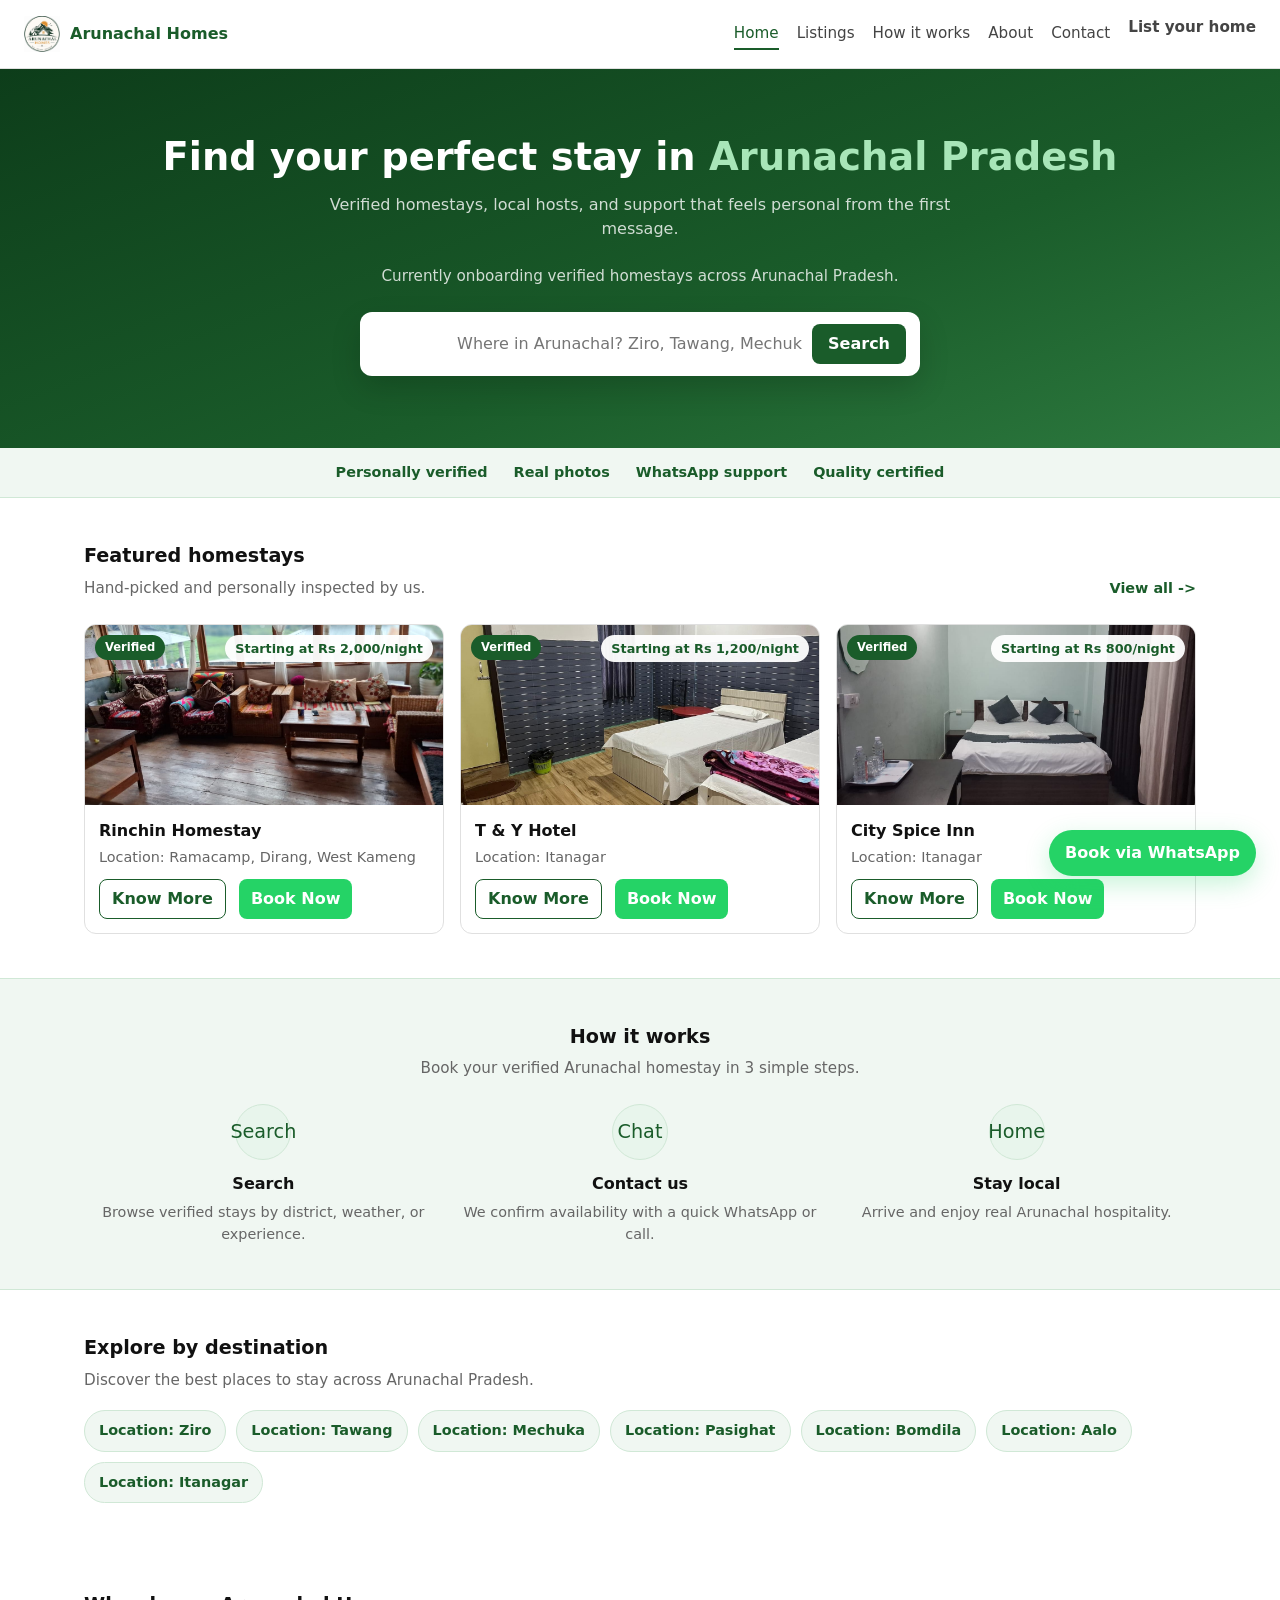
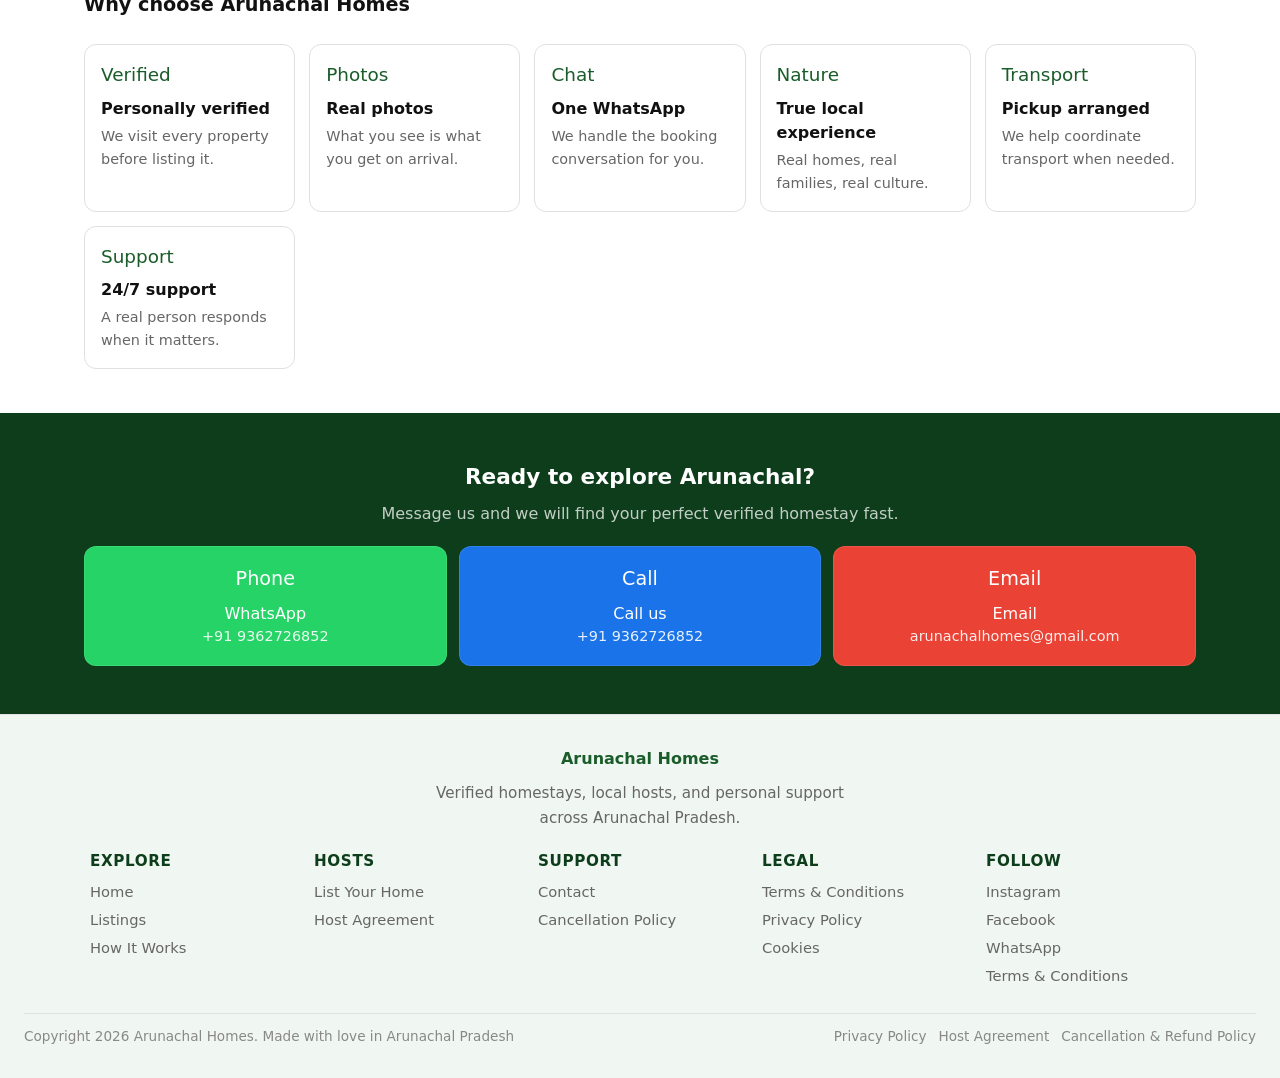
<file: index.html>
﻿<!DOCTYPE html>
<html lang="en">
  <head>
    <meta charset="UTF-8" />
    <meta name="viewport" content="width=device-width, initial-scale=1.0" />
    <title>Arunachal Homes | Verified Homestays in Arunachal Pradesh</title>
    <meta name="description" content="Book verified homestays and hotels across Arunachal Pradesh with real photos, local support, and WhatsApp booking help." />
    <link rel="canonical" href="https://arunachalhomes.com/" />
    <link rel="icon" href="assets/favicon-package/favicon.ico" sizes="any" />
    <link rel="icon" type="image/png" sizes="512x512" href="assets/favicon-package/icon-512.png" />
    <link rel="apple-touch-icon" href="assets/favicon-package/apple-touch-icon.png" />
    <link rel="manifest" href="assets/favicon-package/site.webmanifest" />
    <meta property="og:site_name" content="Arunachal Homes" />
    <meta property="og:type" content="website" />
    <meta property="og:title" content="Arunachal Homes | Verified Homestays in Arunachal Pradesh" />
    <meta property="og:description" content="Book verified homestays and hotels across Arunachal Pradesh with real photos, local support, and WhatsApp booking help." />
    <meta property="og:url" content="https://arunachalhomes.com/" />
    <meta property="og:image" content="https://arunachalhomes.com/assets/favicon-package/icon-512.png" />
    <meta name="twitter:card" content="summary_large_image" />
    <meta name="twitter:title" content="Arunachal Homes | Verified Homestays in Arunachal Pradesh" />
    <meta name="twitter:description" content="Book verified homestays and hotels across Arunachal Pradesh with real photos, local support, and WhatsApp booking help." />
    <meta name="twitter:image" content="https://arunachalhomes.com/assets/favicon-package/icon-512.png" />
    <link rel="stylesheet" href="css/styles.css" />
  </head>
  <body>
    <header class="site-header">
      <a class="nav-logo" href="index.html">
        <img src="assets/icons/logo.jpeg" alt="Arunachal Homes logo" />
        <span>Arunachal Homes</span>
      </a>
      <button class="mobile-nav-toggle" aria-label="Toggle navigation">Menu</button>
      <nav class="nav-links">
        <a href="index.html" data-nav-link="home">Home</a>
        <a href="pages/listings.html" data-nav-link="listings">Listings</a>
        <a href="pages/how-it-works.html" data-nav-link="how-it-works">How it works</a>
        <a href="pages/about.html" data-nav-link="about">About</a>
        <a href="pages/contact.html" data-nav-link="contact">Contact</a>
        <a href="pages/list-your-home.html" class="nav-cta">List your home</a>
      </nav>
    </header>

    <button class="float-wa" type="button" onclick="window.open('https://wa.me/9362726852', '_blank', 'noopener,noreferrer')">Book via WhatsApp</button>

    <main>
      <section class="hero">
        <div class="container">
          <!-- <div class="hero-badge">Arunachal's most trusted platform</div> -->
          <h1>Find your perfect stay in <span>Arunachal Pradesh</span></h1>
          <p class="hero-tag">Verified homestays, local hosts, and support that feels personal from the first message.</p>
          <p class="hero-tag" style="margin-top:8px; font-size:0.95rem;">Currently onboarding verified homestays across Arunachal Pradesh.</p>
          <div class="hero-search">
            <span>Location:</span>
            <input type="text" placeholder="Where in Arunachal? Ziro, Tawang, Mechuka..." />
            <button onclick="window.location.href='pages/listings.html'">Search</button>
          </div>
          <!-- later when many places and hotels then open it -->
          <!-- <div class="hero-stats">
            <div>
              <div class="hstat-num">Launching Soon</div>
              <div class="hstat-label">Verified stays</div>
            </div>
            <div>
              <div class="hstat-num">Launching Soon</div>
              <div class="hstat-label">Districts</div>
            </div>
            <div>
              <div class="hstat-num">Launching Soon</div>
              <div class="hstat-label">Inspected</div>
            </div> -->
          </div>
        </div>
      </section>

      <div class="trust-bar">
        <span>Personally verified</span>
        <span>Real photos</span>
        <span>WhatsApp support</span>
        <span>Quality certified</span>
      </div>

      <section class="section">
        <div class="container">
          <div class="section-head">
            <div>
              <div class="section-title">Featured homestays</div>
              <div class="section-sub">Hand-picked and personally inspected by us.</div>
            </div>
            <a class="section-link" href="pages/listings.html">View all -></a>
          </div>
          <div class="listings-grid">
            <article class="listing-card">
              <div class="listing-image">
                <img src="assets/Product-images/Rinchin-Homestay/WhatsApp Image 2026-07-17 at 11.02.43 PM.jpeg" alt="Rinchin Homestay in Dirang" />
                <div class="listing-badge">Verified</div>
                <div class="listing-price">Starting at Rs 2,000/night</div>
              </div>
              <div class="listing-body">
                <div class="listing-name">Rinchin Homestay</div>
                <div class="listing-loc">Location: Ramacamp, Dirang, West Kameng</div>
                <a class="secondary-btn" href="pages/rinchin-homestay.html">Know More</a>
                <button class="wa-btn" onclick="window.open('https://wa.me/9362726852', '_blank', 'noopener,noreferrer')">Book Now</button>
              </div>
            </article> 
            <article class="listing-card">
              <div class="listing-image">
                <img src="assets/Product-images/ampi-Jam-Hotel/WhatsApp Image 2026-07-17 at 11.29.08 PM.jpeg" alt="T and Y Hotel in Itanagar" />
                <div class="listing-badge">Verified</div>
                <div class="listing-price">Starting at Rs 1,200/night</div>
              </div>
              <div class="listing-body">
                <div class="listing-name">T & Y Hotel</div>
                <div class="listing-loc">Location: Itanagar</div>
                <a class="secondary-btn" href="pages/t-and-y-hotel.html">Know More</a>
                <button class="wa-btn" onclick="window.open('https://wa.me/9362726852', '_blank', 'noopener,noreferrer')">Book Now</button>
              </div>
            </article>
            <article class="listing-card">
              <div class="listing-image">
                <img src="assets/Product-images/city-spice-inn/WhatsApp Image 2026-07-23 at 1.00.45 AM (2).jpeg" alt="city spice inn Hotel in Itanagar" />
                <div class="listing-badge">Verified</div>
                <div class="listing-price">Starting at Rs 800/night</div>
              </div>
              <div class="listing-body">
                <div class="listing-name">City Spice Inn</div>
                <div class="listing-loc">Location: Itanagar</div>
                <a class="secondary-btn" href="pages/t-and-y-hotel.html">Know More</a>
                <button class="wa-btn" onclick="window.open('https://wa.me/9362726852', '_blank', 'noopener,noreferrer')">Book Now</button>
              </div>
            </article>
            <!-- ***  As you list homestays, open the remaining cards ***  -->
            <!-- <article class="listing-card">
              <div class="listing-image">Nature<div class="listing-badge">Verified</div><div class="listing-price">Rs 900/night</div></div>
              <div class="listing-body">
                <div class="listing-name">Mechuka Heaven Stay</div>
                <div class="listing-loc">Location: Mechuka, West Siang</div>
                <div class="listing-tags"><span class="listing-tag">Heaven scenery</span><span class="listing-tag">Snow possible</span><span class="listing-tag">Floor sleeping</span></div>
                <div class="listing-footer"><div class="listing-rating">5.0 (4)</div><button class="wa-btn">WhatsApp</button></div>
              </div>
            </article> -->
          </div>
        </div>
      </section>

      <section class="how-section">
        <div class="container">
          <div class="section-head" style="justify-content:center; text-align:center;">
            <div>
              <div class="section-title">How it works</div>
              <div class="section-sub">Book your verified Arunachal homestay in 3 simple steps.</div>
            </div>
          </div>
          <div class="how-steps">
            <div class="how-step">
              <div class="how-icon">Search</div>
              <div class="how-title">Search</div>
              <div class="how-desc">Browse verified stays by district, weather, or experience.</div>
            </div>
            <div class="how-step">
              <div class="how-icon">Chat</div>
              <div class="how-title">Contact us</div>
              <div class="how-desc">We confirm availability with a quick WhatsApp or call.</div>
            </div>
            <div class="how-step">
              <div class="how-icon">Home</div>
              <div class="how-title">Stay local</div>
              <div class="how-desc">Arrive and enjoy real Arunachal hospitality.</div>
            </div>
          </div>
        </div>
      </section>

      <section class="section">
        <div class="container">
          <div class="section-title">Explore by destination</div>
          <div class="section-sub">Discover the best places to stay across Arunachal Pradesh.</div>
          <div class="dest-pills">
            <a class="dest-pill" href="pages/listings.html">Location: Ziro</a>
            <a class="dest-pill" href="pages/listings.html">Location: Tawang</a>
            <a class="dest-pill" href="pages/listings.html">Location: Mechuka</a>
            <a class="dest-pill" href="pages/listings.html">Location: Pasighat</a>
            <a class="dest-pill" href="pages/listings.html">Location: Bomdila</a>
            <a class="dest-pill" href="pages/listings.html">Location: Aalo</a>
            <a class="dest-pill" href="pages/listings.html">Location: Itanagar</a>
          </div>
        </div>
      </section>

      <section class="section">
        <div class="container">
          <div class="section-title">Why choose Arunachal Homes</div>
          <div class="why-grid">
            <div class="why-card"><div class="why-icon">Verified</div><div class="why-title">Personally verified</div><div class="why-desc">We visit every property before listing it.</div></div>
            <div class="why-card"><div class="why-icon">Photos</div><div class="why-title">Real photos</div><div class="why-desc">What you see is what you get on arrival.</div></div>
            <div class="why-card"><div class="why-icon">Chat</div><div class="why-title">One WhatsApp</div><div class="why-desc">We handle the booking conversation for you.</div></div>
            <div class="why-card"><div class="why-icon">Nature</div><div class="why-title">True local experience</div><div class="why-desc">Real homes, real families, real culture.</div></div>
            <div class="why-card"><div class="why-icon">Transport</div><div class="why-title">Pickup arranged</div><div class="why-desc">We help coordinate transport when needed.</div></div>
            <div class="why-card"><div class="why-icon">Support</div><div class="why-title">24/7 support</div><div class="why-desc">A real person responds when it matters.</div></div>
          </div>
        </div>
      </section>

      <section class="contact-cta">
        <div class="container">
          <h2>Ready to explore Arunachal?</h2>
          <p>Message us and we will find your perfect verified homestay fast.</p>
          <div class="contact-grid">
            <div class="contact-card wa"><div class="contact-icon">Phone</div><div class="contact-name">WhatsApp</div><div class="contact-handle">+91 9362726852</div></div>
            <div class="contact-card call"><div class="contact-icon">Call</div><div class="contact-name">Call us</div><div class="contact-handle">+91 9362726852</div></div>
            <div class="contact-card email"><div class="contact-icon">Email</div><div class="contact-name">Email</div><div class="contact-handle">arunachalhomes@gmail.com</div></div>
          </div>
        </div>
      </section>
    </main>

    <footer class="site-footer">
      <div class="footer-brand">
        <div class="footer-logo">Arunachal Homes</div>
        <p>Verified homestays, local hosts, and personal support across Arunachal Pradesh.</p>
      </div>
      <div class="footer-columns">
        <div class="footer-column">
          <h4>Explore</h4>
          <a href="index.html">Home</a>
          <a href="pages/listings.html">Listings</a>
          <a href="pages/how-it-works.html">How It Works</a>
        </div>
        <div class="footer-column">
          <h4>Hosts</h4>
          <a id="white-Text" href="pages/list-your-home.html">List Your Home</a>
          <a href="pages/terms-and-conditions.html#host-agreement">Host Agreement</a>
        </div>
        <div class="footer-column">
          <h4>Support</h4>
          <a href="pages/contact.html">Contact</a>
          <a href="pages/terms-and-conditions.html#cancellation-refund-policy">Cancellation Policy</a>
        </div>
        <div class="footer-column">
          <h4>Legal</h4>
          <a href="pages/terms-and-conditions.html#terms-and-conditions">Terms &amp; Conditions</a>
          <a href="pages/terms-and-conditions.html#privacy-policy">Privacy Policy</a>
          <a href="pages/terms-and-conditions.html#cookie-policy">Cookies</a>
        </div>
        <div class="footer-column">
          <h4>Follow</h4>
          <a href="https://www.instagram.com/arunachal_home/" target="_blank" rel="noopener noreferrer">Instagram</a>
          <a href="https://www.facebook.com/profile.php?id=61591777850166" target="_blank" rel="noopener noreferrer">Facebook</a>
          <a href="https://wa.me/9362726852" target="_blank" rel="noopener noreferrer">WhatsApp</a>
          <a href="pages/terms-and-conditions.html#terms-and-conditions">Terms &amp; Conditions</a>
        </div>
      </div>
      <div class="footer-bottom">
        <div class="footer-copy">Copyright 2026 Arunachal Homes. Made with love in Arunachal Pradesh</div>
        <div class="footer-legal-links">
          <a href="pages/terms-and-conditions.html#privacy-policy">Privacy Policy</a>
          <a href="pages/terms-and-conditions.html#host-agreement">Host Agreement</a>
          <a href="pages/terms-and-conditions.html#cancellation-refund-policy">Cancellation &amp; Refund Policy</a>
        </div>
      </div>
    </footer>

    <script src="js/main.js"></script>
  </body>
</html>
</file>
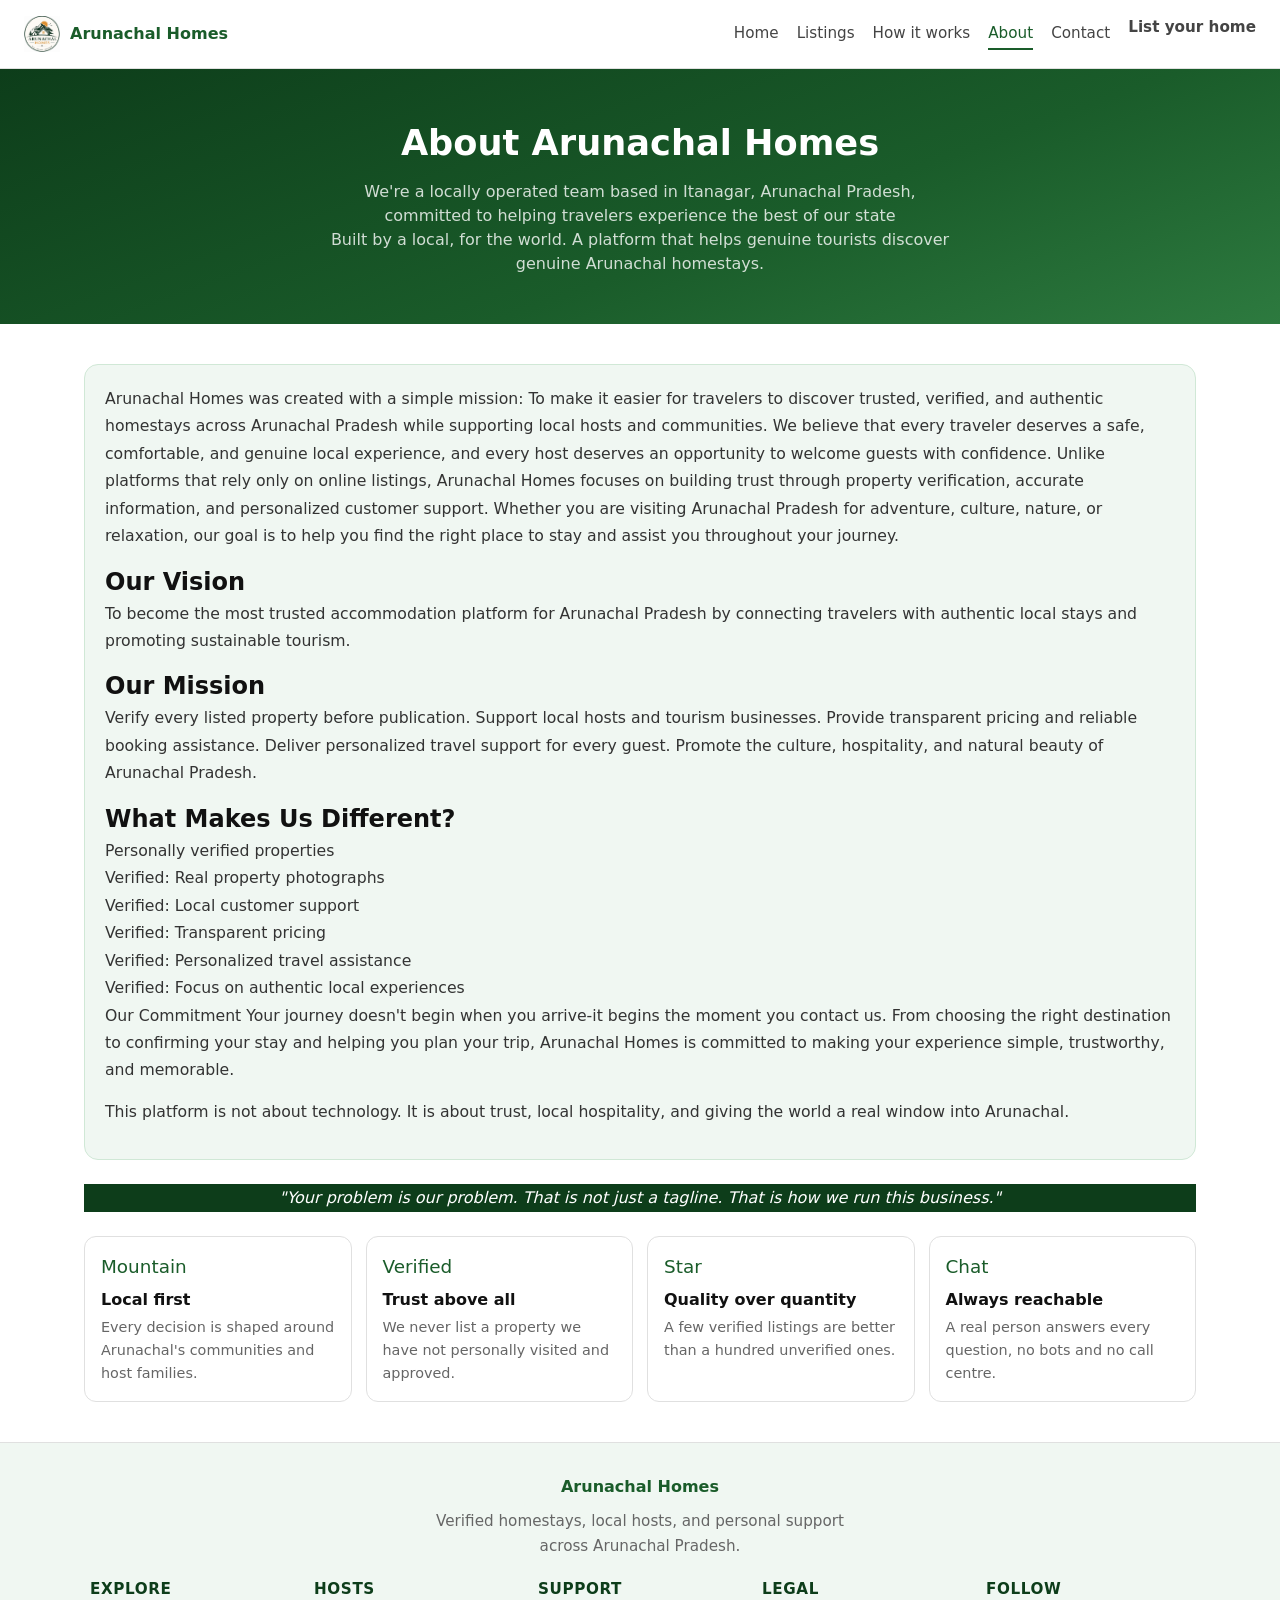
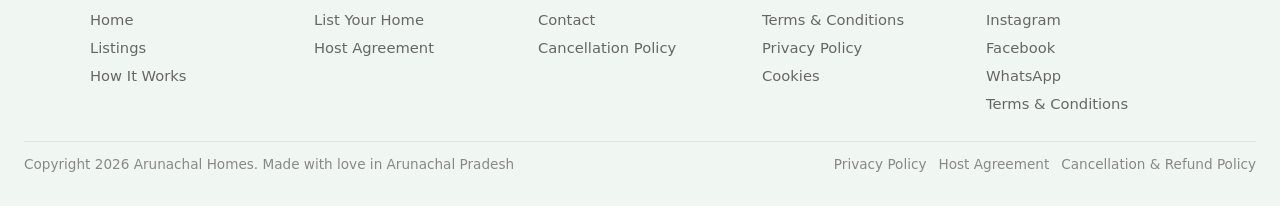
<file: pages/about.html>
﻿<!DOCTYPE html>
<html lang="en">
  <head>
    <meta charset="UTF-8" />
    <meta name="viewport" content="width=device-width, initial-scale=1.0" />
    <title>About Arunachal Homes | Local Verified Stay Platform</title>
    <meta name="description" content="Meet Arunachal Homes, a locally operated platform helping travelers discover genuine verified homestays and hotels across Arunachal Pradesh." />
    <link rel="canonical" href="https://arunachalhomes.com/pages/about.html" />
    <link rel="icon" href="../assets/favicon-package/favicon.ico" sizes="any" />
    <link rel="icon" type="image/png" sizes="512x512" href="../assets/favicon-package/icon-512.png" />
    <link rel="apple-touch-icon" href="../assets/favicon-package/apple-touch-icon.png" />
    <link rel="manifest" href="../assets/favicon-package/site.webmanifest" />
    <meta property="og:site_name" content="Arunachal Homes" />
    <meta property="og:type" content="article" />
    <meta property="og:title" content="About Arunachal Homes | Local Verified Stay Platform" />
    <meta property="og:description" content="Meet Arunachal Homes, a locally operated platform helping travelers discover genuine verified homestays and hotels across Arunachal Pradesh." />
    <meta property="og:url" content="https://arunachalhomes.com/pages/about.html" />
    <meta property="og:image" content="https://arunachalhomes.com/assets/favicon-package/icon-512.png" />
    <meta name="twitter:card" content="summary_large_image" />
    <meta name="twitter:title" content="About Arunachal Homes | Local Verified Stay Platform" />
    <meta name="twitter:description" content="Meet Arunachal Homes, a locally operated platform helping travelers discover genuine verified homestays and hotels across Arunachal Pradesh." />
    <meta name="twitter:image" content="https://arunachalhomes.com/assets/favicon-package/icon-512.png" />
    <link rel="stylesheet" href="../css/styles.css" />
  </head>
  <body>
    <header class="site-header">
      <a class="nav-logo" href="../index.html">
        <img src="../assets/icons/logo.jpeg" alt="Arunachal Homes logo" />
        <span>Arunachal Homes</span>
      </a>
      <button class="mobile-nav-toggle" aria-label="Toggle navigation">Menu</button>
      <nav class="nav-links">
        <a href="../index.html" data-nav-link="home">Home</a>
        <a href="listings.html" data-nav-link="listings">Listings</a>
        <a href="how-it-works.html" data-nav-link="how-it-works">How it works</a>
        <a href="about.html" data-nav-link="about">About</a>
        <a href="contact.html" data-nav-link="contact">Contact</a>
        <a href="list-your-home.html" class="nav-cta">List your home</a>
      </nav>
    </header>

    <main>
      <section class="page-hero">
        <div class="container">
          <h1>About Arunachal Homes</h1>
          <p>We're a locally operated team based in Itanagar, Arunachal Pradesh, committed to helping travelers experience the best of our state</p>
          <p>Built by a local, for the world. A platform that helps genuine tourists discover genuine Arunachal homestays.</p>
        </div>
      </section>

      <section class="page-content">
        <div class="container">
          <div class="about-story">
    
            
            
            <p>
  Arunachal Homes was created with a simple mission:
  To make it easier for travelers to discover trusted, verified, and authentic homestays across Arunachal Pradesh while supporting local hosts and communities.
 
 We believe that every traveler deserves a safe, comfortable, and genuine local experience, and every host deserves an opportunity to welcome guests with confidence.
 
 Unlike platforms that rely only on online listings, Arunachal Homes focuses on building trust through property verification, accurate information, and personalized customer support.
 
 Whether you are visiting Arunachal Pradesh for adventure, culture, nature, or relaxation, our goal is to help you find the right place to stay and assist you throughout your journey.

</p>
<h2>
  Our Vision
</h2>

<p>
  To become the most trusted accommodation platform for Arunachal Pradesh by connecting travelers with authentic local stays and promoting sustainable tourism.

</p>
<h2>
  Our Mission
</h2>
<p>
  Verify every listed property before publication.
  Support local hosts and tourism businesses.
  Provide transparent pricing and reliable booking assistance.
  Deliver personalized travel support for every guest.
  Promote the culture, hospitality, and natural beauty of Arunachal Pradesh.

</p>
<h2>
  What Makes Us Different?
</h2>
<p>
  Personally verified properties <br>
  Verified: Real property photographs <br>
  Verified: Local customer support <br>
  Verified: Transparent pricing <br>
  Verified: Personalized travel assistance <br>
  Verified: Focus on authentic local experiences  <br>
  Our Commitment
  
  Your journey doesn't begin when you arrive-it begins the moment you contact us.
  
  From choosing the right destination to confirming your stay and helping you plan your trip, Arunachal Homes is committed to making your experience simple, trustworthy, and memorable.
</p>

<p>This platform is not about technology. It is about trust, local hospitality, and giving the world a real window into Arunachal.</p>
    
          </div>

          <div class="promise-box">
            <p>"Your problem is our problem. That is not just a tagline. That is how we run this business."</p>
          </div>

          <div class="values-grid">
            <div class="value-card"><div class="value-icon">Mountain</div><div class="value-title">Local first</div><div class="value-desc">Every decision is shaped around Arunachal's communities and host families.</div></div>
            <div class="value-card"><div class="value-icon">Verified</div><div class="value-title">Trust above all</div><div class="value-desc">We never list a property we have not personally visited and approved.</div></div>
            <div class="value-card"><div class="value-icon">Star</div><div class="value-title">Quality over quantity</div><div class="value-desc">A few verified listings are better than a hundred unverified ones.</div></div>
            <div class="value-card"><div class="value-icon">Chat</div><div class="value-title">Always reachable</div><div class="value-desc">A real person answers every question, no bots and no call centre.</div></div>
          </div>
        </div>
      </section>
    </main>

    <footer class="site-footer">
      <div class="footer-brand">
        <div class="footer-logo">Arunachal Homes</div>
        <p>Verified homestays, local hosts, and personal support across Arunachal Pradesh.</p>
      </div>
      <div class="footer-columns">
        <div class="footer-column">
          <h4>Explore</h4>
          <a href="../index.html">Home</a>
          <a href="listings.html">Listings</a>
          <a href="how-it-works.html">How It Works</a>
        </div>
        <div class="footer-column">
          <h4>Hosts</h4>
          <a id="white-Text" href="pages/list-your-home.html">List Your Home</a>
          
          <a href="terms-and-conditions.html#host-agreement">Host Agreement</a>
        </div>
        <div class="footer-column">
          <h4>Support</h4>
          <a href="contact.html">Contact</a>
          <a href="terms-and-conditions.html#cancellation-refund-policy">Cancellation Policy</a>
        </div>
        <div class="footer-column">
          <h4>Legal</h4>
          <a href="terms-and-conditions.html#terms-and-conditions">Terms &amp; Conditions</a>
          <a href="terms-and-conditions.html#privacy-policy">Privacy Policy</a>
          <a href="terms-and-conditions.html#cookie-policy">Cookies</a>
        </div>
        <div class="footer-column">
          <h4>Follow</h4>
          <a href="https://www.instagram.com/arunachal_home/" target="_blank" rel="noopener noreferrer">Instagram</a>
          <a href="https://www.facebook.com/profile.php?id=61591777850166" target="_blank" rel="noopener noreferrer">Facebook</a>
          <a href="https://wa.me/9362726852" target="_blank" rel="noopener noreferrer">WhatsApp</a>
          <a href="terms-and-conditions.html#terms-and-conditions">Terms &amp; Conditions</a>
        </div>
      </div>
      <div class="footer-bottom">
        <div class="footer-copy">Copyright 2026 Arunachal Homes. Made with love in Arunachal Pradesh</div>
        <div class="footer-legal-links">
          <a href="terms-and-conditions.html#privacy-policy">Privacy Policy</a>
          <a href="terms-and-conditions.html#host-agreement">Host Agreement</a>
          <a href="terms-and-conditions.html#cancellation-refund-policy">Cancellation &amp; Refund Policy</a>
        </div>
      </div>
    </footer>

    <script src="../js/main.js"></script>
  </body>
</html>
</file>
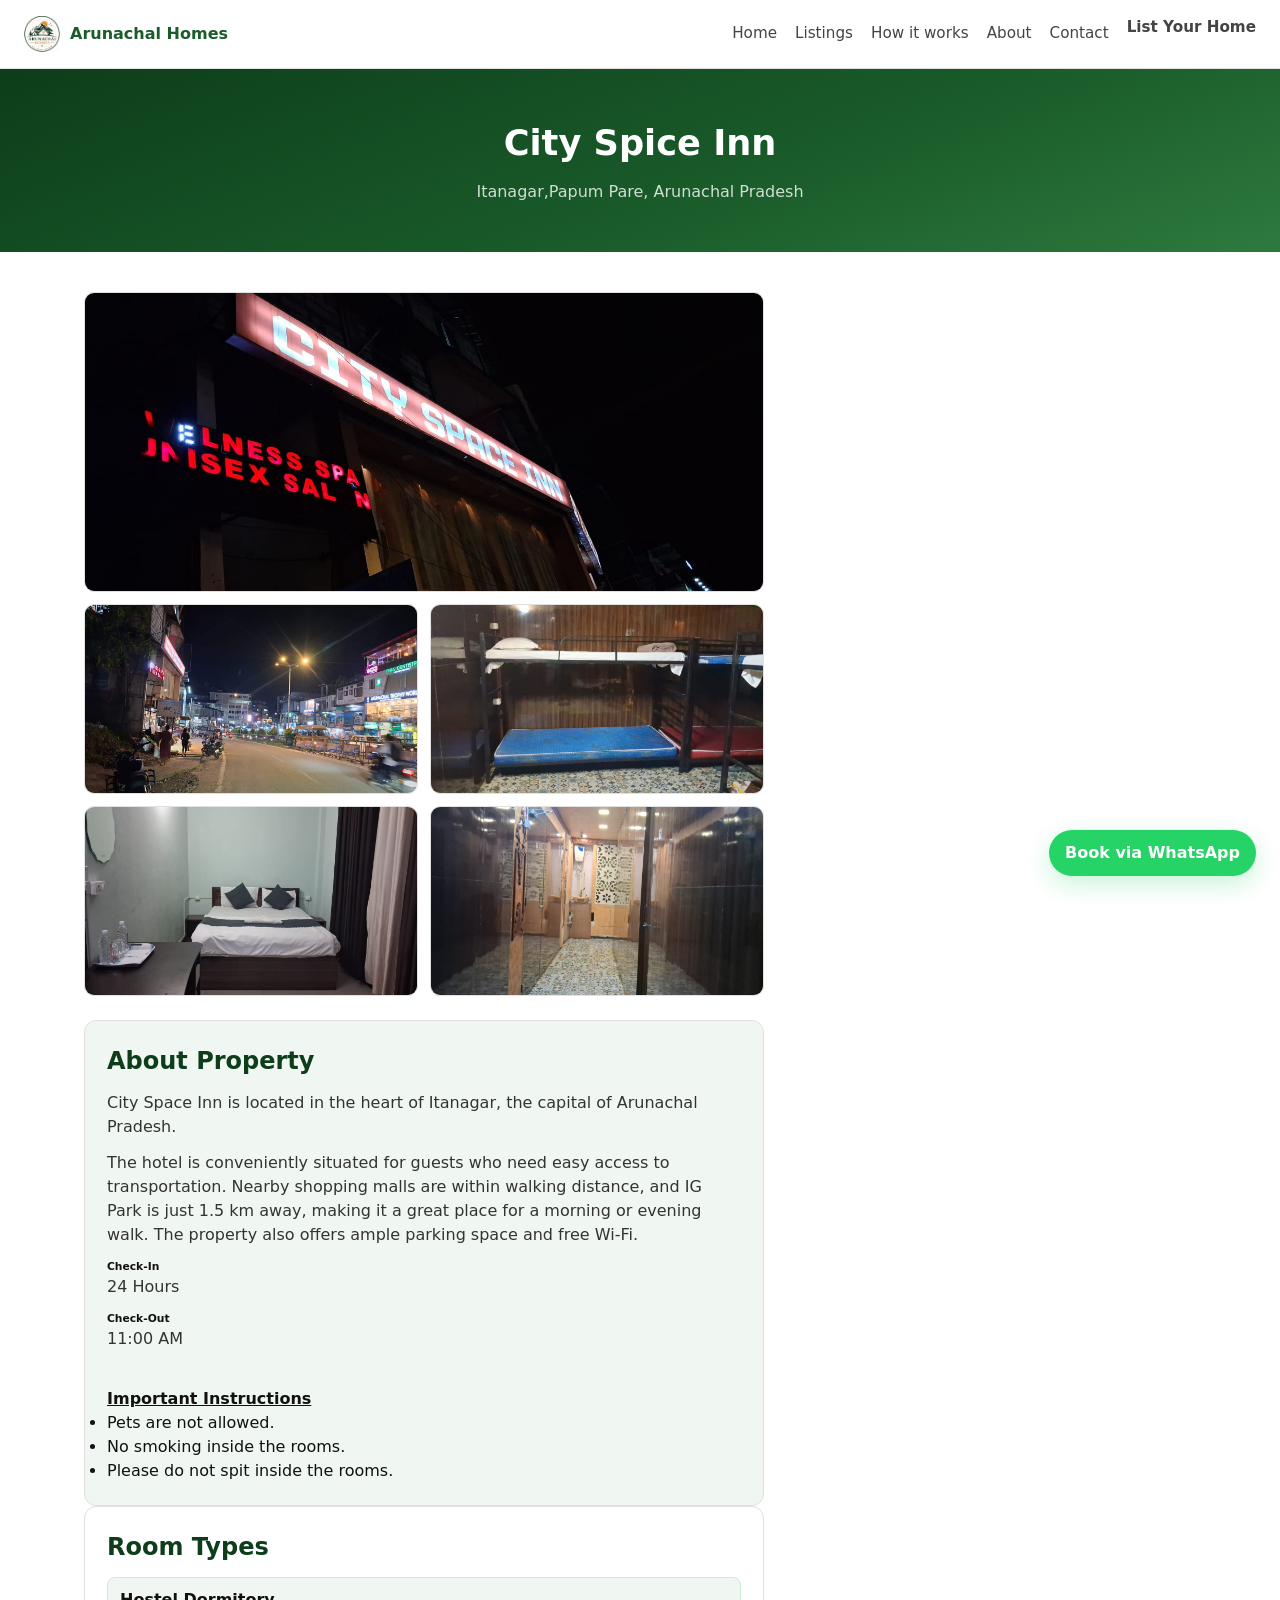
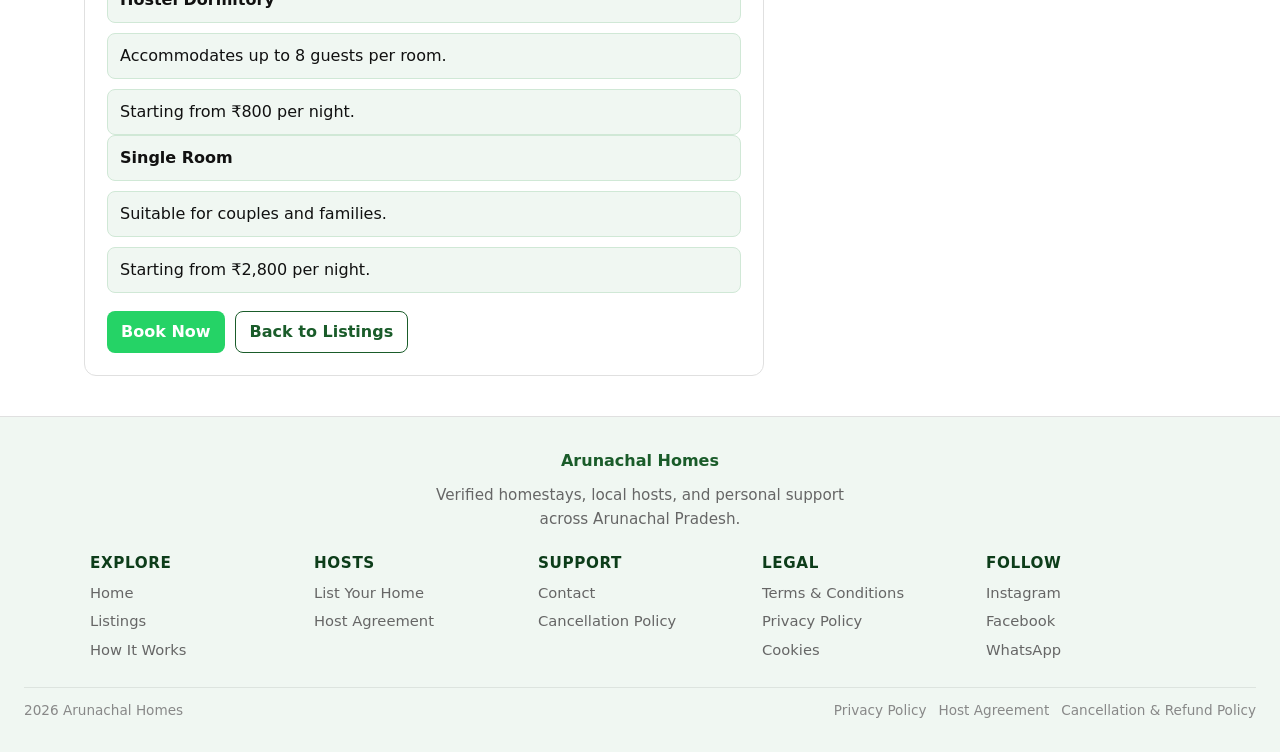
<file: pages/city-spice-inn.html>
<!DOCTYPE html>
<html lang="en">
  <head>
    <meta charset="UTF-8" />
    <meta name="viewport" content="width=device-width, initial-scale=1.0" />
    <title>City Spice Inn | Rooms, Photos, and Booking</title>
    <meta name="description" content="View City Spice Inn in itanagar." />
    <link rel="canonical" href="https://arunachalhomes.com/pages/city-spice-inn.html" />
    <link rel="icon" href="../assets/favicon-package/favicon.ico" sizes="any" />
    <link rel="icon" type="image/png" sizes="512x512" href="../assets/favicon-package/icon-512.png" />
    <link rel="apple-touch-icon" href="../assets/favicon-package/apple-touch-icon.png" />
    <link rel="manifest" href="../assets/favicon-package/site.webmanifest" />
    <meta property="og:site_name" content="Arunachal Homes" />
    <meta property="og:type" content="article" />
    <meta property="og:title" content="City Spice Inn in itanagar | Rooms, Photos, and Booking" />
    <meta property="og:description" content="View City Spice Inn in itanagar with mountain views, breakfast and tea, parking, room details, and WhatsApp booking." />
    <meta property="og:url" content="https://arunachalhomes.com/pages/city-spice-inn.html" />
    <meta property="og:image" content="https://arunachalhomes.com/assets/favicon-package/icon-512.png" />
    <meta name="twitter:card" content="summary_large_image" />
    <meta name="twitter:title" content="city space inn itanagar | Rooms, Photos, and Booking" />
    <meta name="twitter:description" content="View Rinchin Homestay in itanagar with mountain views, breakfast and tea, parking, room details, and WhatsApp booking." />
    <meta name="twitter:image" content="https://arunachalhomes.com/assets/favicon-package/icon-512.png" />
    <link rel="stylesheet" href="../css/styles.css" />
  </head>
  <body>
    <header class="site-header">
      <a class="nav-logo" href="../index.html">
        <img src="../assets/icons/logo.jpeg" alt="Arunachal Homes logo" />
        <span>Arunachal Homes</span>
      </a>
      <button class="mobile-nav-toggle" aria-label="Toggle navigation">Menu</button>
      <nav class="nav-links">
        <a href="../index.html" data-nav-link="home">Home</a>
        <a href="listings.html" data-nav-link="listings">Listings</a>
        <a href="how-it-works.html" data-nav-link="how-it-works">How it works</a>
        <a href="about.html" data-nav-link="about">About</a>
        <a href="contact.html" data-nav-link="contact">Contact</a>
        <a class="nav-cta" href="list-your-home.html">List Your Home</a>
      </nav>
    </header>

    <button class="float-wa" type="button" onclick="window.open('https://wa.me/9362726852', '_blank', 'noopener,noreferrer')">Book via WhatsApp</button>

    <main>
      <section class="page-hero">
        <div class="container">
          <h1>City Spice Inn</h1>
          <p>Itanagar,Papum Pare, Arunachal Pradesh</p>
        </div>
      </section>

      <section class="page-content">
        <div class="container">
          <div class="property-layout">
            <div>
              <div class="property-gallery">
                <img src="../assets/Product-images/city-spice-inn/WhatsApp Image 2026-07-23 at 1.00.43 AM.jpeg" alt="City Spice Inn exterior" />
                <img src="../assets/Product-images/city-spice-inn/WhatsApp Image 2026-07-23 at 1.00.44 AM.jpeg" alt="City Spice Inn room" />
                
                <img src="../assets/Product-images/city-spice-inn/WhatsApp Image 2026-07-23 at 1.00.46 AM.jpeg" alt="City Spice Inn view" />
                <img src="../assets/Product-images/city-spice-inn/WhatsApp Image 2026-07-23 at 1.00.45 AM (2).jpeg" alt="City Spice Inn view" />
                <img src="../assets/Product-images/city-spice-inn/WhatsApp Image 2026-07-23 at 1.00.45 AM.jpeg" alt="City Spice Inn view" />
                
              </div>

              <div class="property-info">
    <h2>About Property</h2>

    <p>City Space Inn is located in the heart of Itanagar, the capital of Arunachal Pradesh.</p>

    <p>
        The hotel is conveniently situated for guests who need easy access to transportation.
        Nearby shopping malls are within walking distance, and IG Park is just 1.5 km away,
        making it a great place for a morning or evening walk. The property also offers ample
        parking space and free Wi-Fi.
    </p>

    <h6>Check-In</h6>
    <p>24 Hours</p>

    <h6>Check-Out</h6>
    <p>11:00 AM</p>

    <br>

    <h4><u>Important Instructions</u></h4>

    <ul>
        <li>Pets are not allowed.</li>
        <li>No smoking inside the rooms.</li>
        <li>Please do not spit inside the rooms.</li>
    </ul>
</div>

            <aside class="property-panel">
    <h2>Room Types</h2>

    <ul class="property-list">
        <li><strong>Hostel Dormitory</strong></li>
        <li>Accommodates up to 8 guests per room.</li>
        <li>Starting from ₹800 per night.</li>
    </ul>

    <ul class="property-list">
        <li><strong>Single Room</strong></li>
        <li>Suitable for couples and families.</li>
        <li>Starting from ₹2,800 per night.</li>
    </ul>

    <div class="property-actions">
        <button class="wa-btn" onclick="window.open('https://wa.me/9362726852?text=Hello%20Arunachal%20Homes%2C%20I%20want%20to%20book%20City%20Space%20Inn.', '_blank', 'noopener,noreferrer')">
            Book Now
        </button>

        <a class="secondary-btn" href="listings.html">Back to Listings</a>
    </div>
</aside>
          </div>
        </div>
      </section>
    </main>

    <footer class="site-footer">
      <div class="footer-brand">
        <div class="footer-logo">Arunachal Homes</div>
        <p>Verified homestays, local hosts, and personal support across Arunachal Pradesh.</p>
      </div>
      <div class="footer-columns">
        <div class="footer-column">
          <h4>Explore</h4>
          <a href="../index.html">Home</a>
          <a href="listings.html">Listings</a>
          <a href="how-it-works.html">How It Works</a>
        </div>
        <div class="footer-column">
          <h4>Hosts</h4>
          <a href="list-your-home.html">List Your Home</a>
          <a href="terms-and-conditions.html#host-agreement">Host Agreement</a>
        </div>
        <div class="footer-column">
          <h4>Support</h4>
          <a href="contact.html">Contact</a>
          <a href="terms-and-conditions.html#cancellation-refund-policy">Cancellation Policy</a>
        </div>
        <div class="footer-column">
          <h4>Legal</h4>
          <a href="terms-and-conditions.html#terms-and-conditions">Terms &amp; Conditions</a>
          <a href="terms-and-conditions.html#privacy-policy">Privacy Policy</a>
          <a href="terms-and-conditions.html#cookie-policy">Cookies</a>
        </div>
        <div class="footer-column">
          <h4>Follow</h4>
          <a href="https://www.instagram.com/arunachal_home/" target="_blank" rel="noopener noreferrer">Instagram</a>
          <a href="https://www.facebook.com/profile.php?id=61591777850166" target="_blank" rel="noopener noreferrer">Facebook</a>
          <a href="https://wa.me/9362726852" target="_blank" rel="noopener noreferrer">WhatsApp</a>
        </div>
      </div>
      <div class="footer-bottom">
        <div class="footer-copy">2026 Arunachal Homes</div>
        <div class="footer-legal-links">
          <a href="terms-and-conditions.html#privacy-policy">Privacy Policy</a>
          <a href="terms-and-conditions.html#host-agreement">Host Agreement</a>
          <a href="terms-and-conditions.html#cancellation-refund-policy">Cancellation &amp; Refund Policy</a>
        </div>
      </div>
    </footer>

    <script src="../js/main.js"></script>
  </body>
</html>
</file>
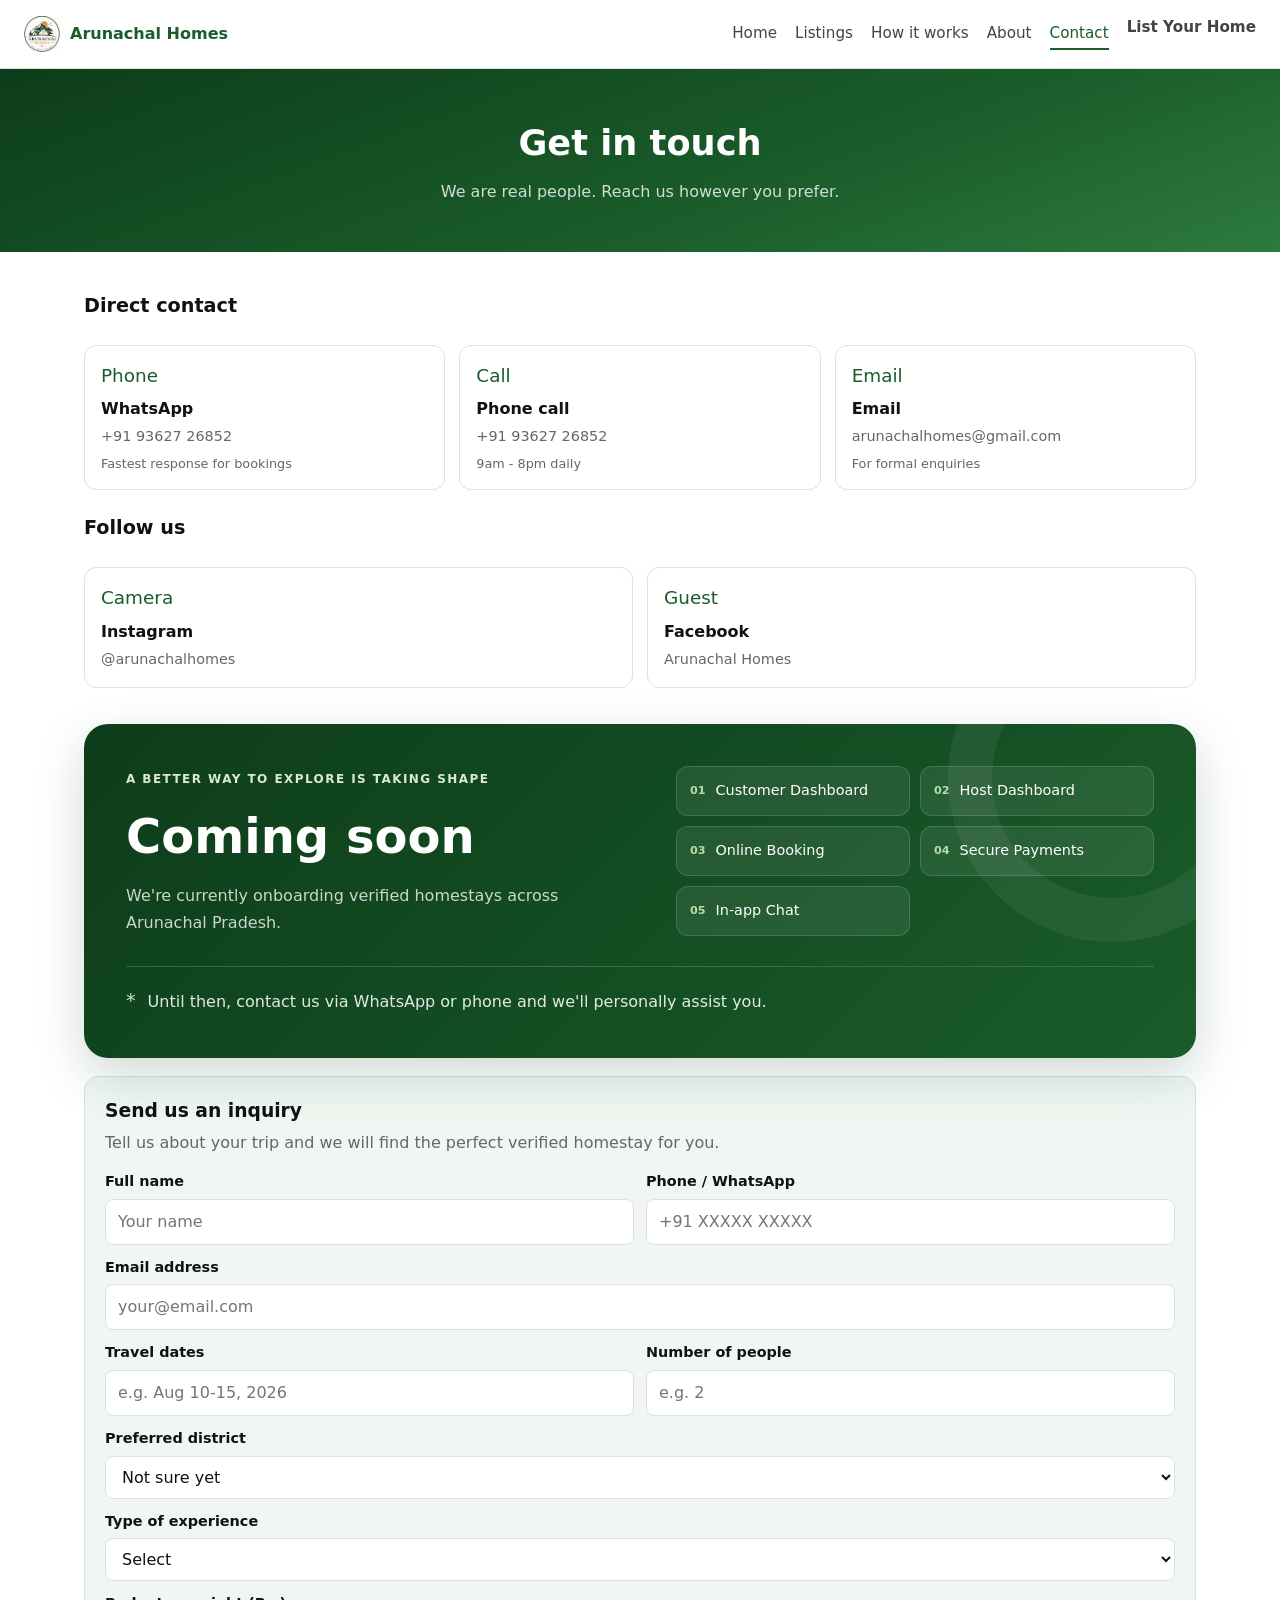
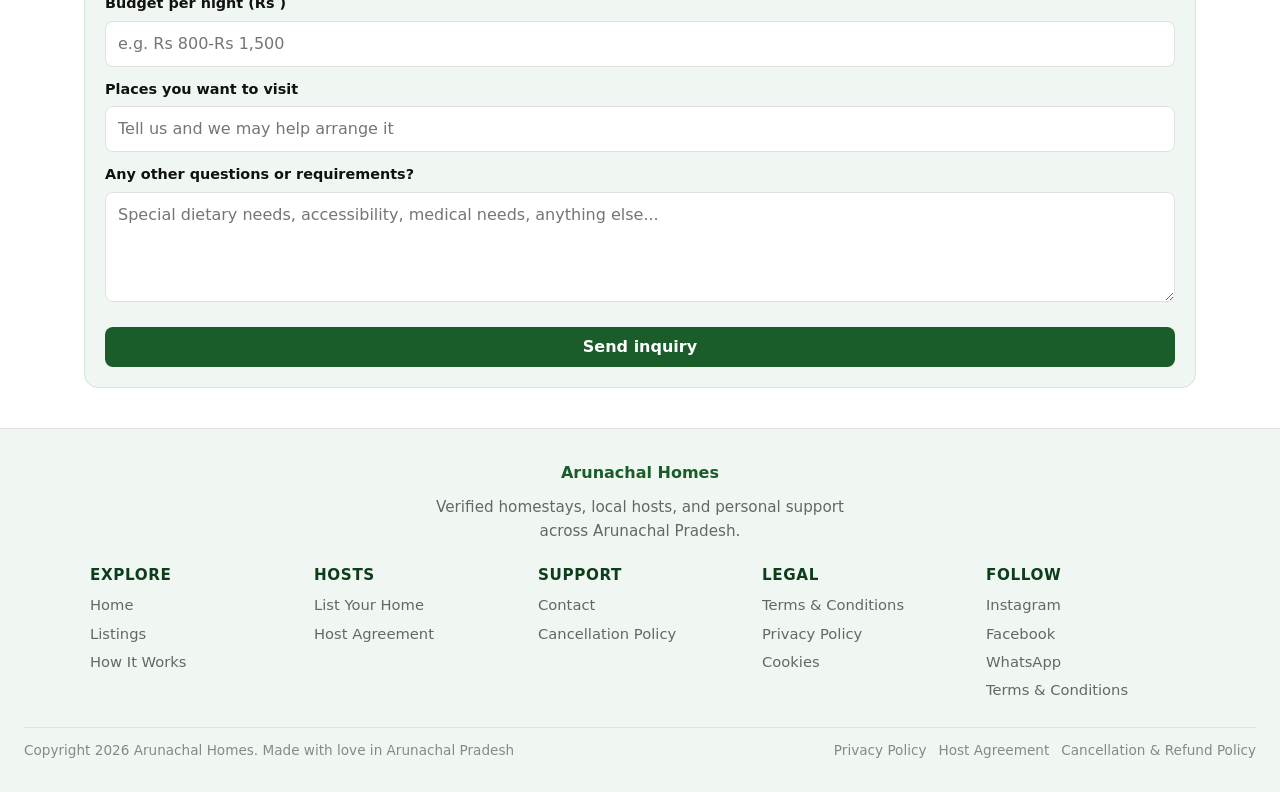
<file: pages/contact.html>
﻿<!DOCTYPE html>
<html lang="en">
  <head>
    <meta charset="UTF-8" />
    <meta name="viewport" content="width=device-width, initial-scale=1.0" />
    <title>Contact Arunachal Homes | WhatsApp, Call, and Travel Help</title>
    <meta name="description" content="Contact Arunachal Homes for verified stay bookings, travel questions, host support, and local help across Arunachal Pradesh." />
    <link rel="canonical" href="https://arunachalhomes.com/pages/contact.html" />
    <link rel="icon" href="../assets/favicon-package/favicon.ico" sizes="any" />
    <link rel="icon" type="image/png" sizes="512x512" href="../assets/favicon-package/icon-512.png" />
    <link rel="apple-touch-icon" href="../assets/favicon-package/apple-touch-icon.png" />
    <link rel="manifest" href="../assets/favicon-package/site.webmanifest" />
    <meta property="og:site_name" content="Arunachal Homes" />
    <meta property="og:type" content="website" />
    <meta property="og:title" content="Contact Arunachal Homes | WhatsApp, Call, and Travel Help" />
    <meta property="og:description" content="Contact Arunachal Homes for verified stay bookings, travel questions, host support, and local help across Arunachal Pradesh." />
    <meta property="og:url" content="https://arunachalhomes.com/pages/contact.html" />
    <meta property="og:image" content="https://arunachalhomes.com/assets/favicon-package/icon-512.png" />
    <meta name="twitter:card" content="summary_large_image" />
    <meta name="twitter:title" content="Contact Arunachal Homes | WhatsApp, Call, and Travel Help" />
    <meta name="twitter:description" content="Contact Arunachal Homes for verified stay bookings, travel questions, host support, and local help across Arunachal Pradesh." />
    <meta name="twitter:image" content="https://arunachalhomes.com/assets/favicon-package/icon-512.png" />
    <link rel="stylesheet" href="../css/styles.css" />
  </head>
  <body>
    <header class="site-header">
      <a class="nav-logo" href="../index.html">
        <img src="../assets/icons/logo.jpeg" alt="Arunachal Homes logo" />
        <span>Arunachal Homes</span>
      </a>
      <button class="mobile-nav-toggle" aria-label="Toggle navigation">Menu</button>
      <nav class="nav-links">
        <a href="../index.html" data-nav-link="home">Home</a>
        <a href="listings.html" data-nav-link="listings">Listings</a>
        <a href="how-it-works.html" data-nav-link="how-it-works">How it works</a>
        <a href="about.html" data-nav-link="about">About</a>
        <a href="contact.html" data-nav-link="contact">Contact</a>
          <a class="nav-cta" href="list-your-home.html">List Your Home</a>

      </nav>
    </header>

    <main>
      <section class="page-hero">
        <div class="container">
          <h1>Get in touch</h1>
          <p>We are real people. Reach us however you prefer.</p>
        </div>
      </section>

      <section class="page-content">
        <div class="container">
          <div class="section-title" style="margin-bottom:16px;">Direct contact</div>
          <div class="contact-cards">
            <div class="contact-info-card"><div class="contact-info-icon">Phone</div><div class="contact-info-name">WhatsApp</div><div class="contact-info-handle">+91 93627 26852</div><div style="font-size:0.8rem;color:var(--gray);margin-top:6px;">Fastest response for bookings</div></div>
            <div class="contact-info-card"><div class="contact-info-icon">Call</div><div class="contact-info-name">Phone call</div><div class="contact-info-handle">+91 93627 26852</div><div style="font-size:0.8rem;color:var(--gray);margin-top:6px;">9am - 8pm daily</div></div>
            <div class="contact-info-card"><div class="contact-info-icon">Email</div><div class="contact-info-name">Email</div><div class="contact-info-handle">arunachalhomes@gmail.com</div><div style="font-size:0.8rem;color:var(--gray);margin-top:6px;">For formal enquiries</div></div>
          </div>

          <div class="section-title" style="margin-top:24px; margin-bottom:12px;">Follow us</div>
          <div class="social-grid">
            <a href="https://www.instagram.com/arunachal_home/" class="social-card" target="_blank" rel="noopener noreferrer"><div class="social-icon">Camera</div><div><div class="social-name">Instagram</div><div class="social-handle">@arunachalhomes</div></div></a>
            <a href="https://www.facebook.com/profile.php?id=61591777850166" class="social-card" target="_blank" rel="noopener noreferrer"><div class="social-icon">Guest</div><div><div class="social-name">Facebook</div><div class="social-handle">Arunachal Homes</div></div></a>
            </div>


          <aside class="coming-soon-card" aria-labelledby="coming-soon-title">
            <div class="coming-soon-intro">
              <span class="coming-soon-eyebrow">A better way to explore is taking shape</span>
              <h2 id="coming-soon-title">Coming soon</h2>
              <p>We're currently onboarding verified homestays across Arunachal Pradesh.</p>
            </div>
            <ul class="coming-soon-features">
              <li><span aria-hidden="true">01</span>Customer Dashboard</li>
              <li><span aria-hidden="true">02</span>Host Dashboard</li>
              <li><span aria-hidden="true">03</span>Online Booking</li>
              <li><span aria-hidden="true">04</span>Secure Payments</li>
              <li><span aria-hidden="true">05</span>In-app Chat</li>
            </ul>
            <div class="coming-soon-note">
              <span aria-hidden="true">*</span>
              <p>Until then, contact us via WhatsApp or phone and we'll personally assist you.</p>
            </div>
          </aside>

          <div class="inquiry-form" style="margin-top:18px;">
            <h3 style="margin-bottom:6px;">Send us an inquiry</h3>
            <p style="margin-bottom:16px; color:var(--gray);">Tell us about your trip and we will find the perfect verified homestay for you.</p>
            <div class="form-row">
              <div class="form-group"><label>Full name</label><input type="text" placeholder="Your name" /></div>
              <div class="form-group"><label>Phone / WhatsApp</label><input id="contact-phone" type="tel" placeholder="+91 XXXXX XXXXX" /></div>
            </div>
            <div class="form-group"><label>Email address</label><input type="email" placeholder="your@email.com" /></div>
            <div class="form-row">
              <div class="form-group"><label>Travel dates</label><input type="text" placeholder="e.g. Aug 10-15, 2026" /></div>
              <div class="form-group"><label>Number of people</label><input type="number" placeholder="e.g. 2" /></div>
            </div>
            <div class="form-group"><label>Preferred district</label><select><option>Not sure yet</option><option>Lower Subansiri (Ziro)</option><option>Tawang</option><option>West Siang (Mechuka)</option><option>East Siang (Pasighat)</option><option>Papum Pare (Itanagar)</option></select></div>
            <div class="form-group"><label>Type of experience</label><select><option>Select</option><option>Mountain and snow</option><option>River and valley</option><option>Tribal culture</option><option>Forest and nature</option><option>Adventure trekking</option></select></div>
            <div class="form-group"><label>Budget per night (Rs )</label><input type="text" placeholder="e.g. Rs 800-Rs 1,500" /></div>
            <div class="form-group"><label>Places you want to visit</label><input type="text" placeholder="Tell us and we may help arrange it" /></div>
            <div class="form-group"><label>Any other questions or requirements?</label><textarea placeholder="Special dietary needs, accessibility, medical needs, anything else..."></textarea></div>
            <button id="submit-contact-form" class="submit-btn" type="button">Send inquiry</button>
          </div>
        </div>
      </section>
    </main>

    <footer class="site-footer">
      <div class="footer-brand">
        <div class="footer-logo">Arunachal Homes</div>
        <p>Verified homestays, local hosts, and personal support across Arunachal Pradesh.</p>
      </div>
      <div class="footer-columns">
        <div class="footer-column">
          <h4>Explore</h4>
          <a href="../index.html">Home</a>
          <a href="listings.html">Listings</a>
          <a href="how-it-works.html">How It Works</a>
        </div>
        <div class="footer-column">
          <h4>Hosts</h4>
          <a href="list-your-home.html">List Your Home</a>
          <a href="terms-and-conditions.html#host-agreement">Host Agreement</a>
        </div>
        <div class="footer-column">
          <h4>Support</h4>
          <a href="contact.html">Contact</a>
          <a href="terms-and-conditions.html#cancellation-refund-policy">Cancellation Policy</a>
        </div>
        <div class="footer-column">
          <h4>Legal</h4>
          <a href="terms-and-conditions.html#terms-and-conditions">Terms &amp; Conditions</a>
          <a href="terms-and-conditions.html#privacy-policy">Privacy Policy</a>
          <a href="terms-and-conditions.html#cookie-policy">Cookies</a>
        </div>
        <div class="footer-column">
          <h4>Follow</h4>
          <a href="https://www.instagram.com/arunachal_home/" target="_blank" rel="noopener noreferrer">Instagram</a>
          <a href="https://www.facebook.com/profile.php?id=61591777850166" target="_blank" rel="noopener noreferrer">Facebook</a>
          <a href="https://wa.me/9362726852" target="_blank" rel="noopener noreferrer">WhatsApp</a>
          <a href="terms-and-conditions.html#terms-and-conditions">Terms &amp; Conditions</a>
        </div>
      </div>
      <div class="footer-bottom">
        <div class="footer-copy">Copyright 2026 Arunachal Homes. Made with love in Arunachal Pradesh</div>
        <div class="footer-legal-links">
          <a href="terms-and-conditions.html#privacy-policy">Privacy Policy</a>
          <a href="terms-and-conditions.html#host-agreement">Host Agreement</a>
          <a href="terms-and-conditions.html#cancellation-refund-policy">Cancellation &amp; Refund Policy</a>
        </div>
      </div>
    </footer>

    <script src="../js/main.js"></script>
  </body>
</html>
</file>
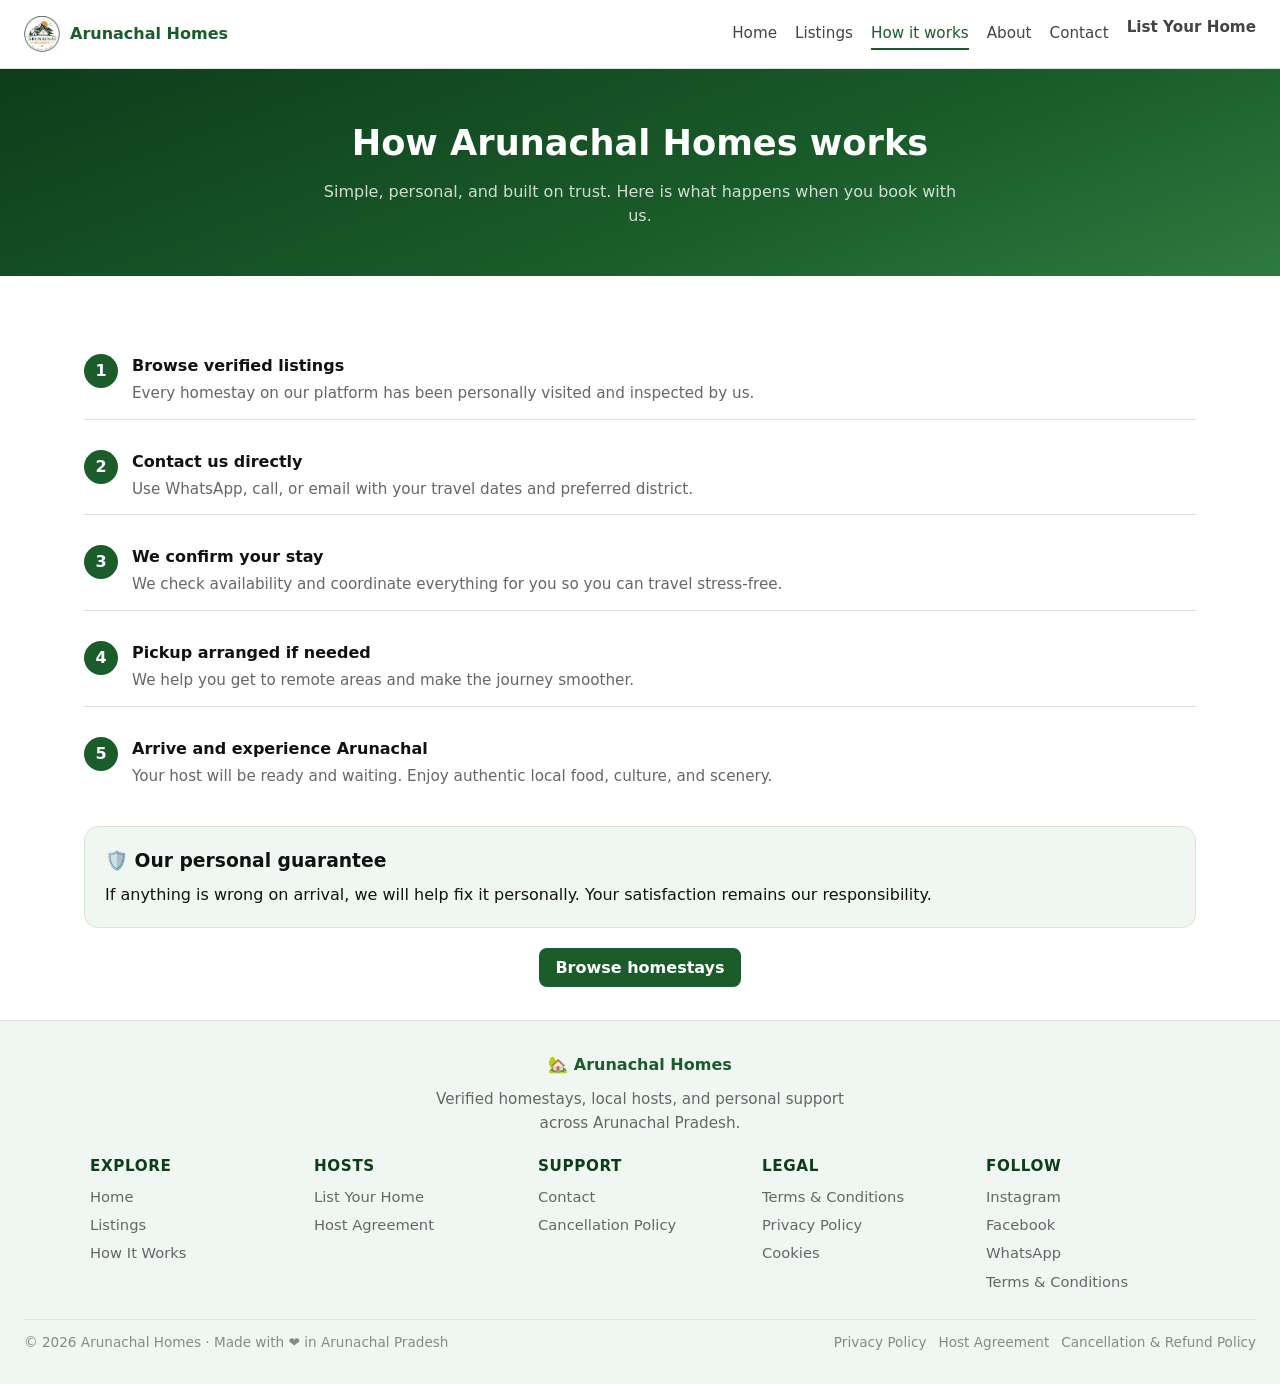
<file: pages/how-it-works.html>
<!DOCTYPE html>
<html lang="en">
  <head>
    <meta charset="UTF-8" />
    <meta name="viewport" content="width=device-width, initial-scale=1.0" />
    <title>Arunachal Homes | How it works</title>
    <link rel="stylesheet" href="../css/styles.css" />
  </head>
  <body>
    <header class="site-header">
      <a class="nav-logo" href="../index.html">
        <img src="../assets/icons/logo.jpeg" alt="Arunachal Homes logo" />
        <span>Arunachal Homes</span>
      </a>
      <button class="mobile-nav-toggle" aria-label="Toggle navigation">☰</button>
      <nav class="nav-links">
        <a href="../index.html" data-nav-link="home">Home</a>
        <a href="listings.html" data-nav-link="listings">Listings</a>
        <a href="how-it-works.html" data-nav-link="how-it-works">How it works</a>
        <a href="about.html" data-nav-link="about">About</a>
        <a href="contact.html" data-nav-link="contact">Contact</a>
          <a class="nav-cta" href="list-your-home.html">List Your Home</a>
        
      </nav>
    </header>

    <main>
      <section class="page-hero">
        <div class="container">
          <h1>How Arunachal Homes works</h1>
          <p>Simple, personal, and built on trust. Here is what happens when you book with us.</p>
        </div>
      </section>

      <section class="page-content">
        <div class="container">
          <div class="step-list">
            <div class="step-item">
              <div class="step-number">1</div>
              <div class="step-body">
                <h3>Browse verified listings</h3>
                <p>Every homestay on our platform has been personally visited and inspected by us.</p>
              </div>
            </div>
            <div class="step-item">
              <div class="step-number">2</div>
              <div class="step-body">
                <h3>Contact us directly</h3>
                <p>Use WhatsApp, call, or email with your travel dates and preferred district.</p>
              </div>
            </div>
            <div class="step-item">
              <div class="step-number">3</div>
              <div class="step-body">
                <h3>We confirm your stay</h3>
                <p>We check availability and coordinate everything for you so you can travel stress-free.</p>
              </div>
            </div>
            <div class="step-item">
              <div class="step-number">4</div>
              <div class="step-body">
                <h3>Pickup arranged if needed</h3>
                <p>We help you get to remote areas and make the journey smoother.</p>
              </div>
            </div>
            <div class="step-item">
              <div class="step-number">5</div>
              <div class="step-body">
                <h3>Arrive and experience Arunachal</h3>
                <p>Your host will be ready and waiting. Enjoy authentic local food, culture, and scenery.</p>
              </div>
            </div>
          </div>

          <div class="guarantee-box" style="margin-top:24px;">
            <h3 style="margin-bottom:8px;">🛡️ Our personal guarantee</h3>
            <p>If anything is wrong on arrival, we will help fix it personally. Your satisfaction remains our responsibility.</p>
          </div>

          <div style="text-align:center; margin-top:28px;">
            <a class="primary-btn" href="listings.html">Browse homestays</a>
          </div>
        </div>
      </section>
    </main>

    <footer class="site-footer">
      <div class="footer-brand">
        <div class="footer-logo">🏡 Arunachal Homes</div>
        <p>Verified homestays, local hosts, and personal support across Arunachal Pradesh.</p>
      </div>
      <div class="footer-columns">
        <div class="footer-column">
          <h4>Explore</h4>
          <a href="../index.html">Home</a>
          <a href="listings.html">Listings</a>
          <a href="how-it-works.html">How It Works</a>
        </div>
        <div class="footer-column">
          <h4>Hosts</h4>
          <a href="list-your-home.html">List Your Home</a>
          <a href="terms-and-conditions.html#host-agreement">Host Agreement</a>
        </div>
        <div class="footer-column">
          <h4>Support</h4>
          <a href="contact.html">Contact</a>
          <a href="terms-and-conditions.html#cancellation-refund-policy">Cancellation Policy</a>
        </div>
        <div class="footer-column">
          <h4>Legal</h4>
          <a href="terms-and-conditions.html#terms-and-conditions">Terms &amp; Conditions</a>
          <a href="terms-and-conditions.html#privacy-policy">Privacy Policy</a>
          <a href="terms-and-conditions.html#cookie-policy">Cookies</a>
        </div>
        <div class="footer-column">
          <h4>Follow</h4>
          <a href="https://www.instagram.com/arunachal_home/" target="_blank" rel="noopener noreferrer">Instagram</a>
          <a href="https://www.facebook.com/profile.php?id=61591777850166" target="_blank" rel="noopener noreferrer">Facebook</a>
          <a href="https://wa.me/9362726852" target="_blank" rel="noopener noreferrer">WhatsApp</a>
          <a href="terms-and-conditions.html#terms-and-conditions">Terms &amp; Conditions</a>
        </div>
      </div>
      <div class="footer-bottom">
        <div class="footer-copy">© 2026 Arunachal Homes · Made with ❤️ in Arunachal Pradesh</div>
        <div class="footer-legal-links">
          <a href="terms-and-conditions.html#privacy-policy">Privacy Policy</a>
          <a href="terms-and-conditions.html#host-agreement">Host Agreement</a>
          <a href="terms-and-conditions.html#cancellation-refund-policy">Cancellation &amp; Refund Policy</a>
        </div>
      </div>
    </footer>

    <script src="../js/main.js"></script>
  </body>
</html>
</file>
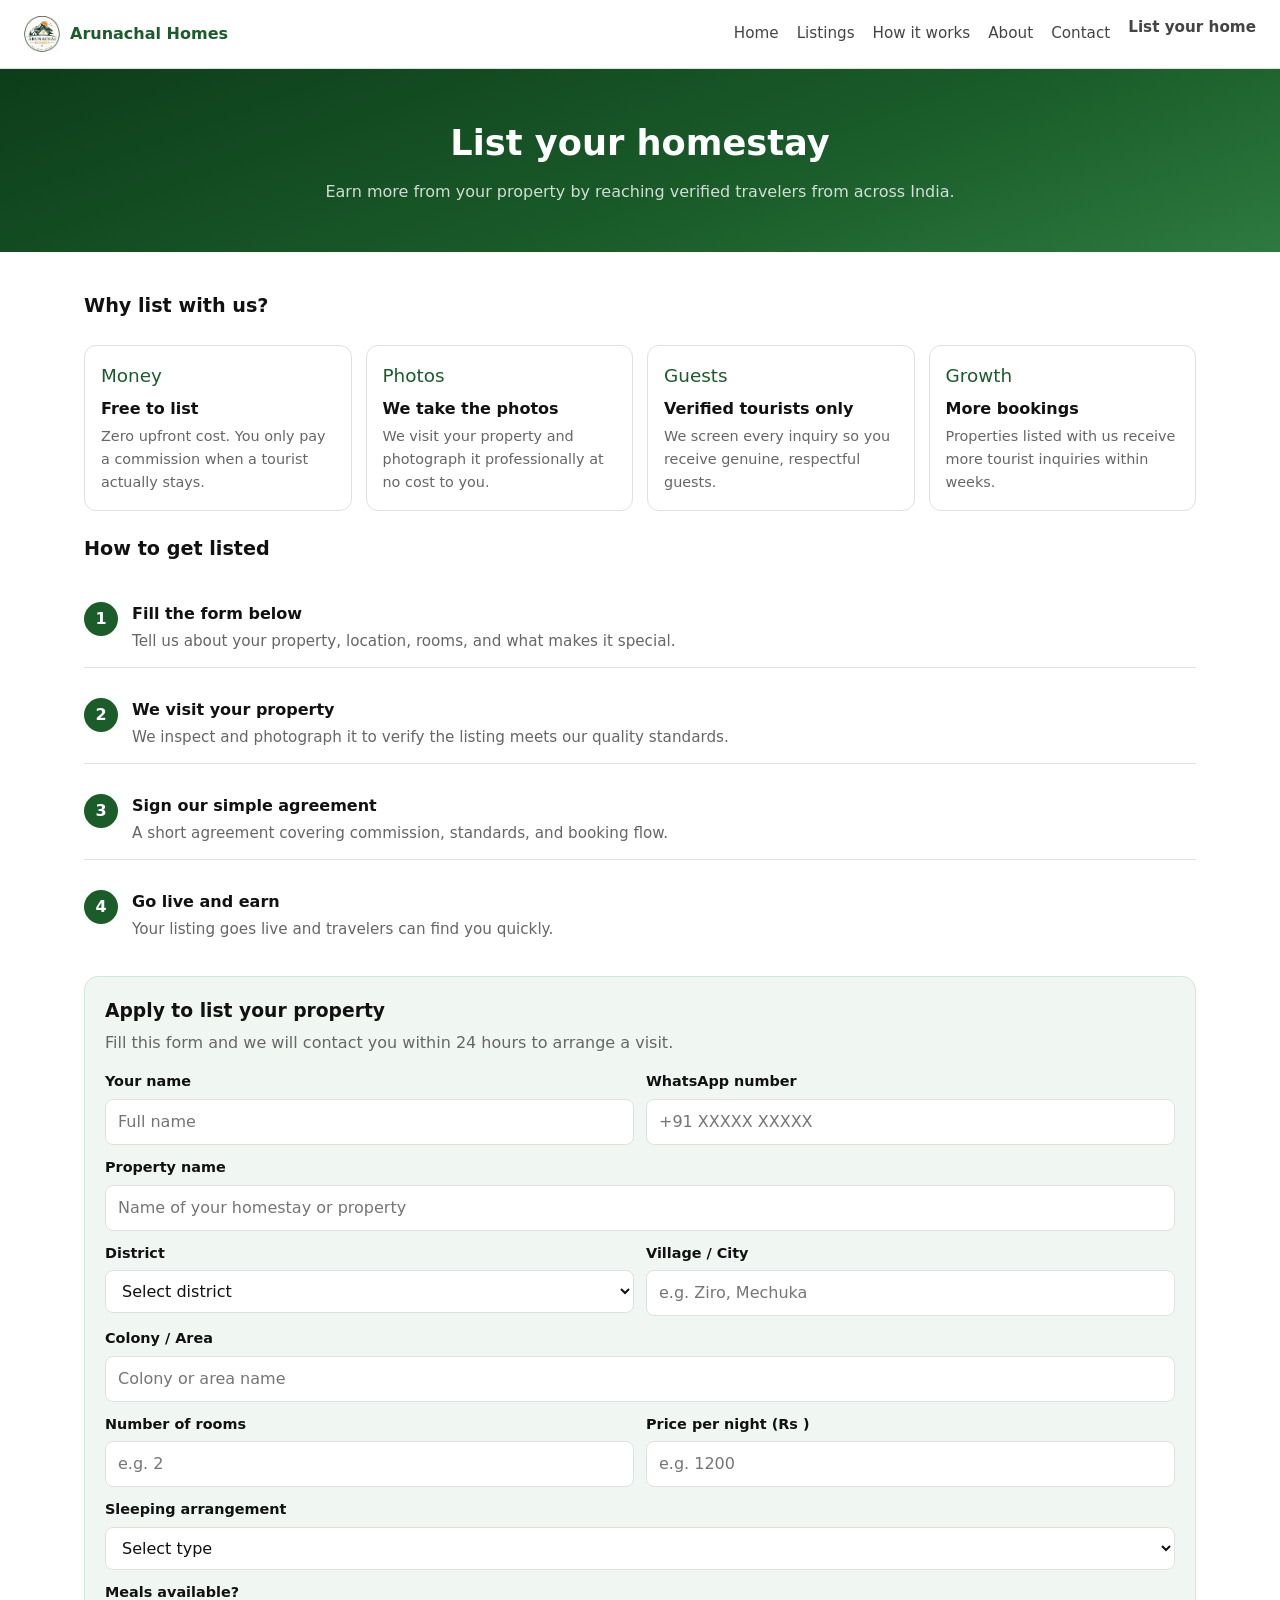
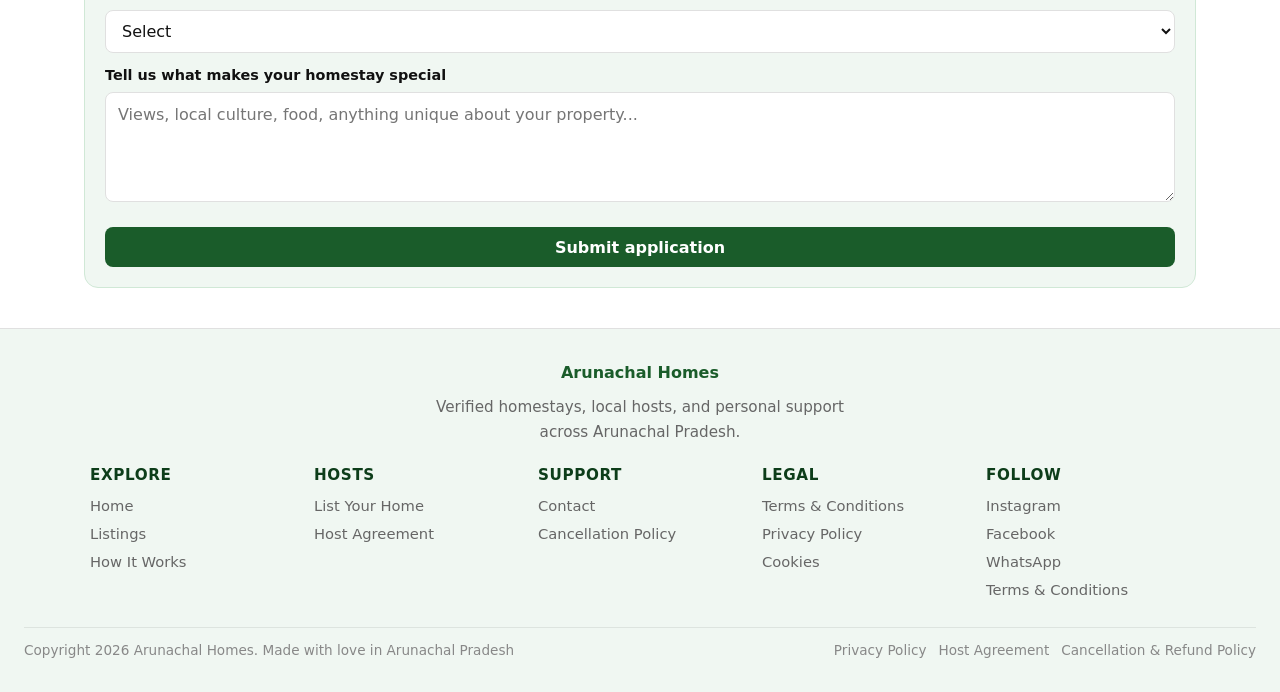
<file: pages/list-your-home.html>
﻿<!DOCTYPE html>
<html lang="en">
  <head>
    <meta charset="UTF-8" />
    <meta name="viewport" content="width=device-width, initial-scale=1.0" />
    <title>List Your Homestay in Arunachal Pradesh | Arunachal Homes</title>
    <meta name="description" content="Register your homestay or hotel with Arunachal Homes to reach verified travelers looking for local stays in Arunachal Pradesh." />
    <link rel="canonical" href="https://arunachalhomes.com/pages/list-your-home.html" />
    <link rel="icon" href="../assets/favicon-package/favicon.ico" sizes="any" />
    <link rel="icon" type="image/png" sizes="512x512" href="../assets/favicon-package/icon-512.png" />
    <link rel="apple-touch-icon" href="../assets/favicon-package/apple-touch-icon.png" />
    <link rel="manifest" href="../assets/favicon-package/site.webmanifest" />
    <meta property="og:site_name" content="Arunachal Homes" />
    <meta property="og:type" content="website" />
    <meta property="og:title" content="List Your Homestay in Arunachal Pradesh | Arunachal Homes" />
    <meta property="og:description" content="Register your homestay or hotel with Arunachal Homes to reach verified travelers looking for local stays in Arunachal Pradesh." />
    <meta property="og:url" content="https://arunachalhomes.com/pages/list-your-home.html" />
    <meta property="og:image" content="https://arunachalhomes.com/assets/favicon-package/icon-512.png" />
    <meta name="twitter:card" content="summary_large_image" />
    <meta name="twitter:title" content="List Your Homestay in Arunachal Pradesh | Arunachal Homes" />
    <meta name="twitter:description" content="Register your homestay or hotel with Arunachal Homes to reach verified travelers looking for local stays in Arunachal Pradesh." />
    <meta name="twitter:image" content="https://arunachalhomes.com/assets/favicon-package/icon-512.png" />
    <link rel="stylesheet" href="../css/styles.css" />
  </head>
  <body>
    <header class="site-header">
      <a class="nav-logo" href="../index.html">
        <img src="../assets/icons/logo.jpeg" alt="Arunachal Homes logo" />
        <span>Arunachal Homes</span>
      </a>
      <button class="mobile-nav-toggle" aria-label="Toggle navigation">Menu</button>
      <nav class="nav-links">
        <a href="../index.html" data-nav-link="home">Home</a>
        <a href="listings.html" data-nav-link="listings">Listings</a>
        <a href="how-it-works.html" data-nav-link="how-it-works">How it works</a>
        <a href="about.html" data-nav-link="about">About</a>
        <a href="contact.html" data-nav-link="contact">Contact</a>
        <a href="list-your-home.html" class="nav-cta">List your home</a>
      </nav>
    </header>

    <main>
      <section class="page-hero">
        <div class="container">
          <h1>List your homestay</h1>
          <p>Earn more from your property by reaching verified travelers from across India.</p>
        </div>
      </section>

      <section class="page-content">
        <div class="container">
          <div class="section-title" style="margin-bottom:16px;">Why list with us?</div>
          <div class="benefits-grid">
            <div class="benefit-card"><div class="benefit-icon">Money</div><div class="benefit-title">Free to list</div><div class="benefit-desc">Zero upfront cost. You only pay a commission when a tourist actually stays.</div></div>
            <div class="benefit-card"><div class="benefit-icon">Photos</div><div class="benefit-title">We take the photos</div><div class="benefit-desc">We visit your property and photograph it professionally at no cost to you.</div></div>
            <div class="benefit-card"><div class="benefit-icon">Guests</div><div class="benefit-title">Verified tourists only</div><div class="benefit-desc">We screen every inquiry so you receive genuine, respectful guests.</div></div>
            <div class="benefit-card"><div class="benefit-icon">Growth</div><div class="benefit-title">More bookings</div><div class="benefit-desc">Properties listed with us receive more tourist inquiries within weeks.</div></div>
          </div>

          <div class="section-title" style="margin-top:24px; margin-bottom:12px;">How to get listed</div>
          <div class="step-list">
            <div class="step-item">
              <div class="step-number">1</div>
              <div class="step-body">
                <h3>Fill the form below</h3>
                <p>Tell us about your property, location, rooms, and what makes it special.</p>
              </div>
            </div>
            <div class="step-item">
              <div class="step-number">2</div>
              <div class="step-body">
                <h3>We visit your property</h3>
                <p>We inspect and photograph it to verify the listing meets our quality standards.</p>
              </div>
            </div>
            <div class="step-item">
              <div class="step-number">3</div>
              <div class="step-body">
                <h3>Sign our simple agreement</h3>
                <p>A short agreement covering commission, standards, and booking flow.</p>
              </div>
            </div>
            <div class="step-item">
              <div class="step-number">4</div>
              <div class="step-body">
                <h3>Go live and earn</h3>
                <p>Your listing goes live and travelers can find you quickly.</p>
              </div>
            </div>
          </div>

          <div class="form-section" style="margin-top:22px;">
            <h3 style="margin-bottom:6px;">Apply to list your property</h3>
            <p style="margin-bottom:16px; color:var(--gray);">Fill this form and we will contact you within 24 hours to arrange a visit.</p>
            <div class="form-row">
              <div class="form-group"><label>Your name</label><input id="owner-name" type="text" placeholder="Full name" /></div>
              <div class="form-group"><label>WhatsApp number</label><input id="owner-whatsapp" type="tel" placeholder="+91 XXXXX XXXXX" /></div>
            </div>
            <div class="form-group"><label>Property name</label><input id="property-name" type="text" placeholder="Name of your homestay or property" /></div>
            <div class="form-row">
              <div class="form-group"><label>District</label><select id="property-district"><option>Select district</option><option>Lower Subansiri</option><option>Tawang</option><option>West Siang</option><option>East Siang</option><option>Other</option></select></div>
              <div class="form-group"><label>Village / City</label><input id="property-village" type="text" placeholder="e.g. Ziro, Mechuka" /></div>
            </div>
            <div class="form-group"><label>Colony / Area</label><input id="property-area" type="text" placeholder="Colony or area name" /></div>
            <div class="form-row">
              <div class="form-group"><label>Number of rooms</label><input id="property-rooms" type="number" placeholder="e.g. 2" /></div>
              <div class="form-group"><label>Price per night (Rs )</label><input id="property-price" type="number" placeholder="e.g. 1200" /></div>
            </div>
            <div class="form-group"><label>Sleeping arrangement</label><select id="property-sleeping"><option>Select type</option><option>Bed (single)</option><option>Bed (double)</option><option>Floor sleeping (traditional)</option><option>Mix of both</option></select></div>
            <div class="form-group"><label>Meals available?</label><select id="property-meals"><option>Select</option><option>Yes - included in price</option><option>Yes - extra charge</option><option>No meals</option></select></div>
            <div class="form-group"><label>Tell us what makes your homestay special</label><textarea id="property-special" placeholder="Views, local culture, food, anything unique about your property..."></textarea></div>
            <button id="submit-property-form" class="submit-btn" type="button">Submit application</button>
          </div>
        </div>
      </section>
    </main>

    <footer class="site-footer">
      <div class="footer-brand">
        <div class="footer-logo">Arunachal Homes</div>
        <p>Verified homestays, local hosts, and personal support across Arunachal Pradesh.</p>
      </div>
      <div class="footer-columns">
        <div class="footer-column">
          <h4>Explore</h4>
          <a href="../index.html">Home</a>
          <a href="listings.html">Listings</a>
          <a href="how-it-works.html">How It Works</a>
        </div>
        <div class="footer-column">
          <h4>Hosts</h4>
          <a href="list-your-home.html">List Your Home</a>
          <a href="terms-and-conditions.html#host-agreement">Host Agreement</a>
        </div>
        <div class="footer-column">
          <h4>Support</h4>
          <a href="contact.html">Contact</a>
          <a href="terms-and-conditions.html#cancellation-refund-policy">Cancellation Policy</a>
        </div>
        <div class="footer-column">
          <h4>Legal</h4>
          <a href="terms-and-conditions.html#terms-and-conditions">Terms &amp; Conditions</a>
          <a href="terms-and-conditions.html#privacy-policy">Privacy Policy</a>
          <a href="terms-and-conditions.html#cookie-policy">Cookies</a>
        </div>
        <div class="footer-column">
          <h4>Follow</h4>
          <a href="https://www.instagram.com/arunachal_home/" target="_blank" rel="noopener noreferrer">Instagram</a>
          <a href="https://www.facebook.com/profile.php?id=61591777850166" target="_blank" rel="noopener noreferrer">Facebook</a>
          <a href="https://wa.me/9362726852" target="_blank" rel="noopener noreferrer">WhatsApp</a>
          <a href="terms-and-conditions.html#terms-and-conditions">Terms &amp; Conditions</a>
        </div>
      </div>
      <div class="footer-bottom">
        <div class="footer-copy">Copyright 2026 Arunachal Homes. Made with love in Arunachal Pradesh</div>
        <div class="footer-legal-links">
          <a href="terms-and-conditions.html#privacy-policy">Privacy Policy</a>
          <a href="terms-and-conditions.html#host-agreement">Host Agreement</a>
          <a href="terms-and-conditions.html#cancellation-refund-policy">Cancellation &amp; Refund Policy</a>
        </div>
      </div>
    </footer>

    <script src="../js/main.js"></script>
  </body>
</html>
</file>
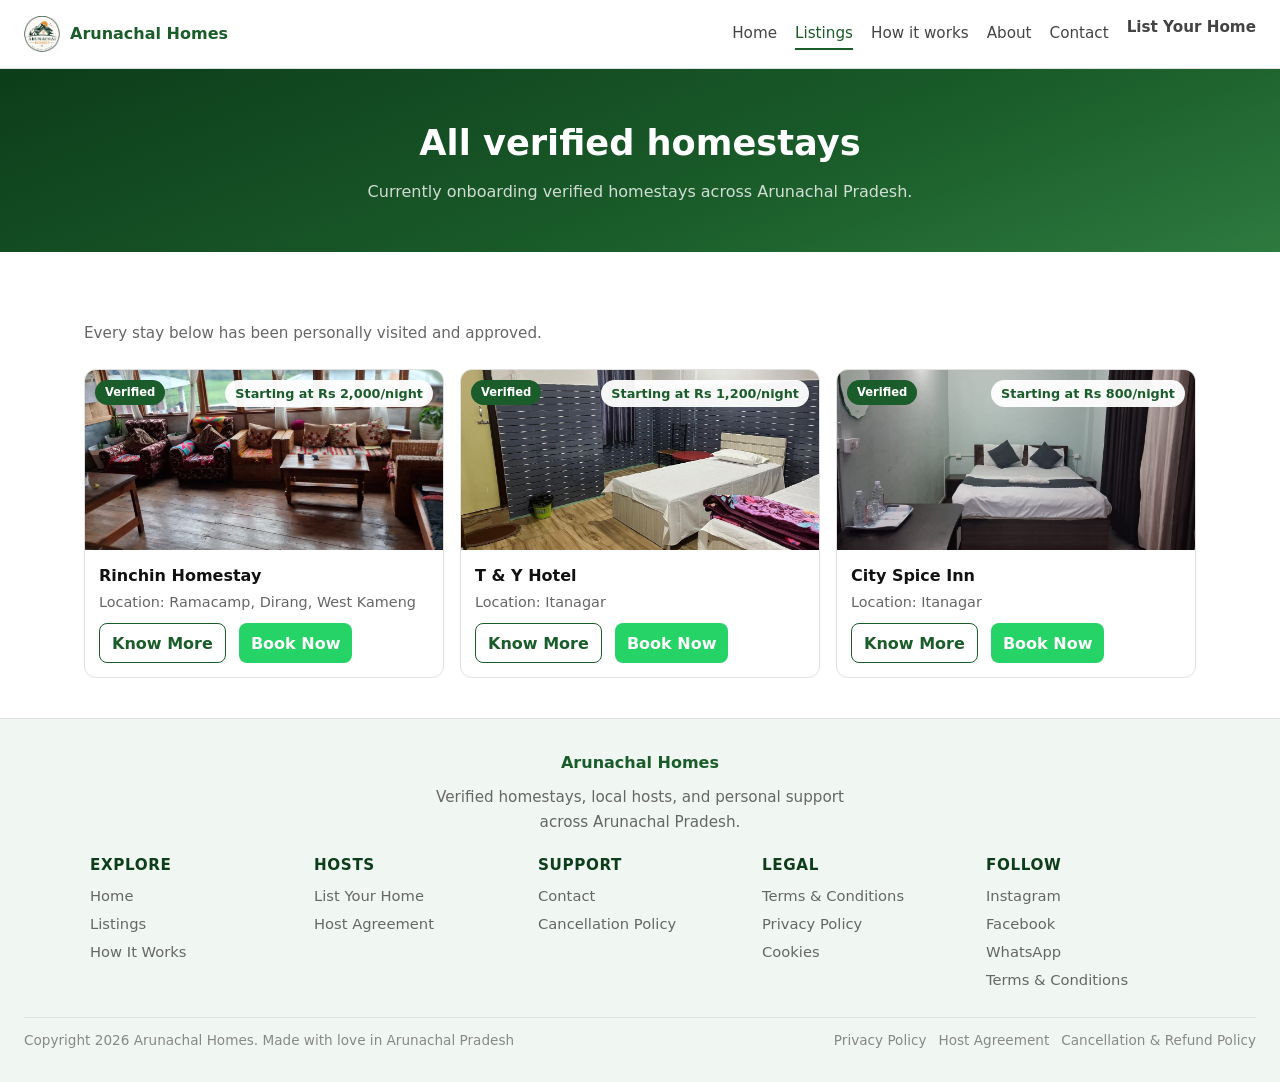
<file: pages/listings.html>
﻿<!DOCTYPE html>
<html lang="en">
  <head>
    <meta charset="UTF-8" />
    <meta name="viewport" content="width=device-width, initial-scale=1.0" />
    <title>Verified Homestays and Hotels in Arunachal Pradesh | Arunachal Homes</title>
    <meta name="description" content="Browse personally visited Arunachal Homes properties, including homestays and city hotels with real photos, room details, and direct booking support." />
    <link rel="canonical" href="https://arunachalhomes.com/pages/listings.html" />
    <link rel="icon" href="../assets/favicon-package/favicon.ico" sizes="any" />
    <link rel="icon" type="image/png" sizes="512x512" href="../assets/favicon-package/icon-512.png" />
    <link rel="apple-touch-icon" href="../assets/favicon-package/apple-touch-icon.png" />
    <link rel="manifest" href="../assets/favicon-package/site.webmanifest" />
    <meta property="og:site_name" content="Arunachal Homes" />
    <meta property="og:type" content="website" />
    <meta property="og:title" content="Verified Homestays and Hotels in Arunachal Pradesh | Arunachal Homes" />
    <meta property="og:description" content="Browse personally visited Arunachal Homes properties, including homestays and city hotels with real photos, room details, and direct booking support." />
    <meta property="og:url" content="https://arunachalhomes.com/pages/listings.html" />
    <meta property="og:image" content="https://arunachalhomes.com/assets/favicon-package/icon-512.png" />
    <meta name="twitter:card" content="summary_large_image" />
    <meta name="twitter:title" content="Verified Homestays and Hotels in Arunachal Pradesh | Arunachal Homes" />
    <meta name="twitter:description" content="Browse personally visited Arunachal Homes properties, including homestays and city hotels with real photos, room details, and direct booking support." />
    <meta name="twitter:image" content="https://arunachalhomes.com/assets/favicon-package/icon-512.png" />
    <link rel="stylesheet" href="../css/styles.css" />
  </head>
  <body>
    <header class="site-header">
      <a class="nav-logo" href="../index.html">
        <img src="../assets/icons/logo.jpeg" alt="Arunachal Homes logo" />
        <span>Arunachal Homes</span>
      </a>
      <button class="mobile-nav-toggle" aria-label="Toggle navigation">Menu</button>
      <nav class="nav-links">
        <a href="../index.html" data-nav-link="home">Home</a>
        <a href="listings.html" data-nav-link="listings">Listings</a>
        <a href="how-it-works.html" data-nav-link="how-it-works">How it works</a>
        <a href="about.html" data-nav-link="about">About</a>
        <a href="contact.html" data-nav-link="contact">Contact</a>
          <a class="nav-cta" href="list-your-home.html">List Your Home</a>

      </nav>
    </header>

    <main>
      <section class="page-hero">
        <div class="container">
          <h1>All verified homestays</h1>
          <p>Currently onboarding verified homestays across Arunachal Pradesh.</p>
        </div>
      </section>

      <section class="page-content">
        <div class="container">
          <!-- <div class="filters">
            <div class="section-title" style="margin-bottom:12px;">Filter by</div>
            <div class="filters-grid">
              <div class="filter-group">
                <label>District</label>
                <select><option>All districts</option>
                    <option>Launching Soon</option>
                     open the code when you list districts 
                     <option>Tawang</option>
                    <option>West Siang</option>
                    <option>East Siang</option></select> 
              </div>
              <div class="filter-group">
                <label>Location</label>
                <select><option>All locations</option>
                    
                     <option>Ziro</option><option>Tawang town</option><option>Mechuka</option><option>Pasighat</option> -->
                <!-- </select>
            </div>
              <div class="filter-group">
                <label>Price range</label>
                <input type="range" min="500" max="5000" value="2000" />
                <div style="font-size:0.8rem;color:var(--gray);margin-top:6px;">Up to Rs 2,000/night</div>
              </div>
              <div class="filter-group">
                <label>ILP permit</label>
                <select><option>All</option><option>Yes</option><option>No</option></select>
              </div>
            </div>  -->
            <!-- <div class="filter-tags">
              <button class="filter-tag active">All</button>
              <button class="filter-tag">Snow Snow</button>
              <button class="filter-tag">Rain Rain</button>
              <button class="filter-tag">Pleasant Pleasant</button>
              <button class="filter-tag">Hot Hot</button>
            </div> -->
          <!-- </div> -->

          <div class="section-head" style="margin-top:24px;">
            <div>
              <!-- <div class="section-title">Showing 3 verified properties</div> -->
              <div class="section-sub">Every stay below has been personally visited and approved.</div>
            </div>
          </div>

          <div class="listings-grid" style="margin-top:8px;">
             <article class="listing-card">
              <div class="listing-image">
                <img src="../assets/Product-images/Rinchin-Homestay/WhatsApp Image 2026-07-17 at 11.02.43 PM.jpeg" alt="Rinchin Homestay in Dirang" />
                <div class="listing-badge">Verified</div>
                <div class="listing-price">Starting at Rs 2,000/night</div>
              </div>
              <div class="listing-body">
                <div class="listing-name">Rinchin Homestay</div>
                <div class="listing-loc">Location: Ramacamp, Dirang, West Kameng</div>
                <a class="secondary-btn" href="rinchin-homestay.html">Know More</a>
                <button class="wa-btn" onclick="window.open('https://wa.me/9362726852', '_blank', 'noopener,noreferrer')">Book Now</button>
              </div>
            </article> 
            <article class="listing-card">
              <div class="listing-image">
                <img src="../assets/Product-images/ampi-Jam-Hotel/WhatsApp Image 2026-07-17 at 11.29.08 PM.jpeg" alt="T and Y Hotel in Itanagar" />
                <div class="listing-badge">Verified</div>
                <div class="listing-price">Starting at Rs 1,200/night</div>
              </div>
              <div class="listing-body">
                <div class="listing-name">T & Y Hotel</div>
                <div class="listing-loc">Location: Itanagar</div>
                <a class="secondary-btn" href="t-and-y-hotel.html">Know More</a>
                <button class="wa-btn" onclick="window.open('https://wa.me/9362726852', '_blank', 'noopener,noreferrer')">Book Now</button>
              </div>
            </article>
            <article class="listing-card">
              <div class="listing-image">
                <img src="../assets/Product-images/city-spice-inn/WhatsApp Image 2026-07-23 at 1.00.45 AM (2).jpeg" alt="city spice inn Hotel in Itanagar" />
                <div class="listing-badge">Verified</div>
                <div class="listing-price">Starting at Rs 800/night</div>
              </div>
              <div class="listing-body">
                <div class="listing-name">City Spice Inn</div>
                <div class="listing-loc">Location: Itanagar</div>
                <a class="secondary-btn" href="pages/t-and-y-hotel.html">Know More</a>
                <button class="wa-btn" onclick="window.open('https://wa.me/9362726852', '_blank', 'noopener,noreferrer')">Book Now</button>
              </div>
            </article>
            <!-- <article class="listing-card">
              <div class="listing-image">Stay<div class="listing-badge">Verified</div><div class="listing-price">Rs 1,500/night</div></div>
              <div class="listing-body">
                <div class="listing-name">Tawang Heritage Stay</div>
                <div class="listing-loc">Location: Tawang - Tawang district</div>
                <div class="listing-tags"><span class="listing-tag">Mountain</span><span class="listing-tag">Snow Snow</span><span class="listing-tag">ILP needed</span></div>
                <div class="listing-footer"><div class="listing-rating">Star 4.9</div><button class="wa-btn">Book</button></div>
              </div>
            </article>
            <article class="listing-card">
              <div class="listing-image">Nature<div class="listing-badge">Verified</div><div class="listing-price">Rs 900/night</div></div>
              <div class="listing-body">
                <div class="listing-name">Mechuka Heaven Stay</div>
                <div class="listing-loc">Location: Mechuka - West Siang</div>
                <div class="listing-tags"><span class="listing-tag">Valley</span><span class="listing-tag">Snow Snow</span><span class="listing-tag">ILP needed</span></div>
                <div class="listing-footer"><div class="listing-rating">5.0</div><button class="wa-btn">Book</button></div>
              </div>
            </article> -->
          </div>
        </div>
      </section>
    </main>

    <footer class="site-footer">
      <div class="footer-brand">
        <div class="footer-logo">Arunachal Homes</div>
        <p>Verified homestays, local hosts, and personal support across Arunachal Pradesh.</p>
      </div>
      <div class="footer-columns">
        <div class="footer-column">
          <h4>Explore</h4>
          <a href="../index.html">Home</a>
          <a href="listings.html">Listings</a>
          <a href="how-it-works.html">How It Works</a>
        </div>
        <div class="footer-column">
          <h4>Hosts</h4>
          <a href="list-your-home.html">List Your Home</a>
          <a href="terms-and-conditions.html#host-agreement">Host Agreement</a>
        </div>
        <div class="footer-column">
          <h4>Support</h4>
          <a href="contact.html">Contact</a>
          <a href="terms-and-conditions.html#cancellation-refund-policy">Cancellation Policy</a>
        </div>
        <div class="footer-column">
          <h4>Legal</h4>
          <a href="terms-and-conditions.html#terms-and-conditions">Terms &amp; Conditions</a>
          <a href="terms-and-conditions.html#privacy-policy">Privacy Policy</a>
          <a href="terms-and-conditions.html#cookie-policy">Cookies</a>
        </div>
        <div class="footer-column">
          <h4>Follow</h4>
          <a href="https://www.instagram.com/arunachal_home/" target="_blank" rel="noopener noreferrer">Instagram</a>
          <a href="https://www.facebook.com/profile.php?id=61591777850166" target="_blank" rel="noopener noreferrer">Facebook</a>
          <a href="https://wa.me/9362726852" target="_blank" rel="noopener noreferrer">WhatsApp</a>
          <a href="terms-and-conditions.html#terms-and-conditions">Terms &amp; Conditions</a>
        </div>
      </div>
      <div class="footer-bottom">
        <div class="footer-copy">Copyright 2026 Arunachal Homes. Made with love in Arunachal Pradesh</div>
        <div class="footer-legal-links">
          <a href="terms-and-conditions.html#privacy-policy">Privacy Policy</a>
          <a href="terms-and-conditions.html#host-agreement">Host Agreement</a>
          <a href="terms-and-conditions.html#cancellation-refund-policy">Cancellation &amp; Refund Policy</a>
        </div>
      </div>
    </footer>

    <script src="../js/main.js"></script>
  </body>
</html>
</file>
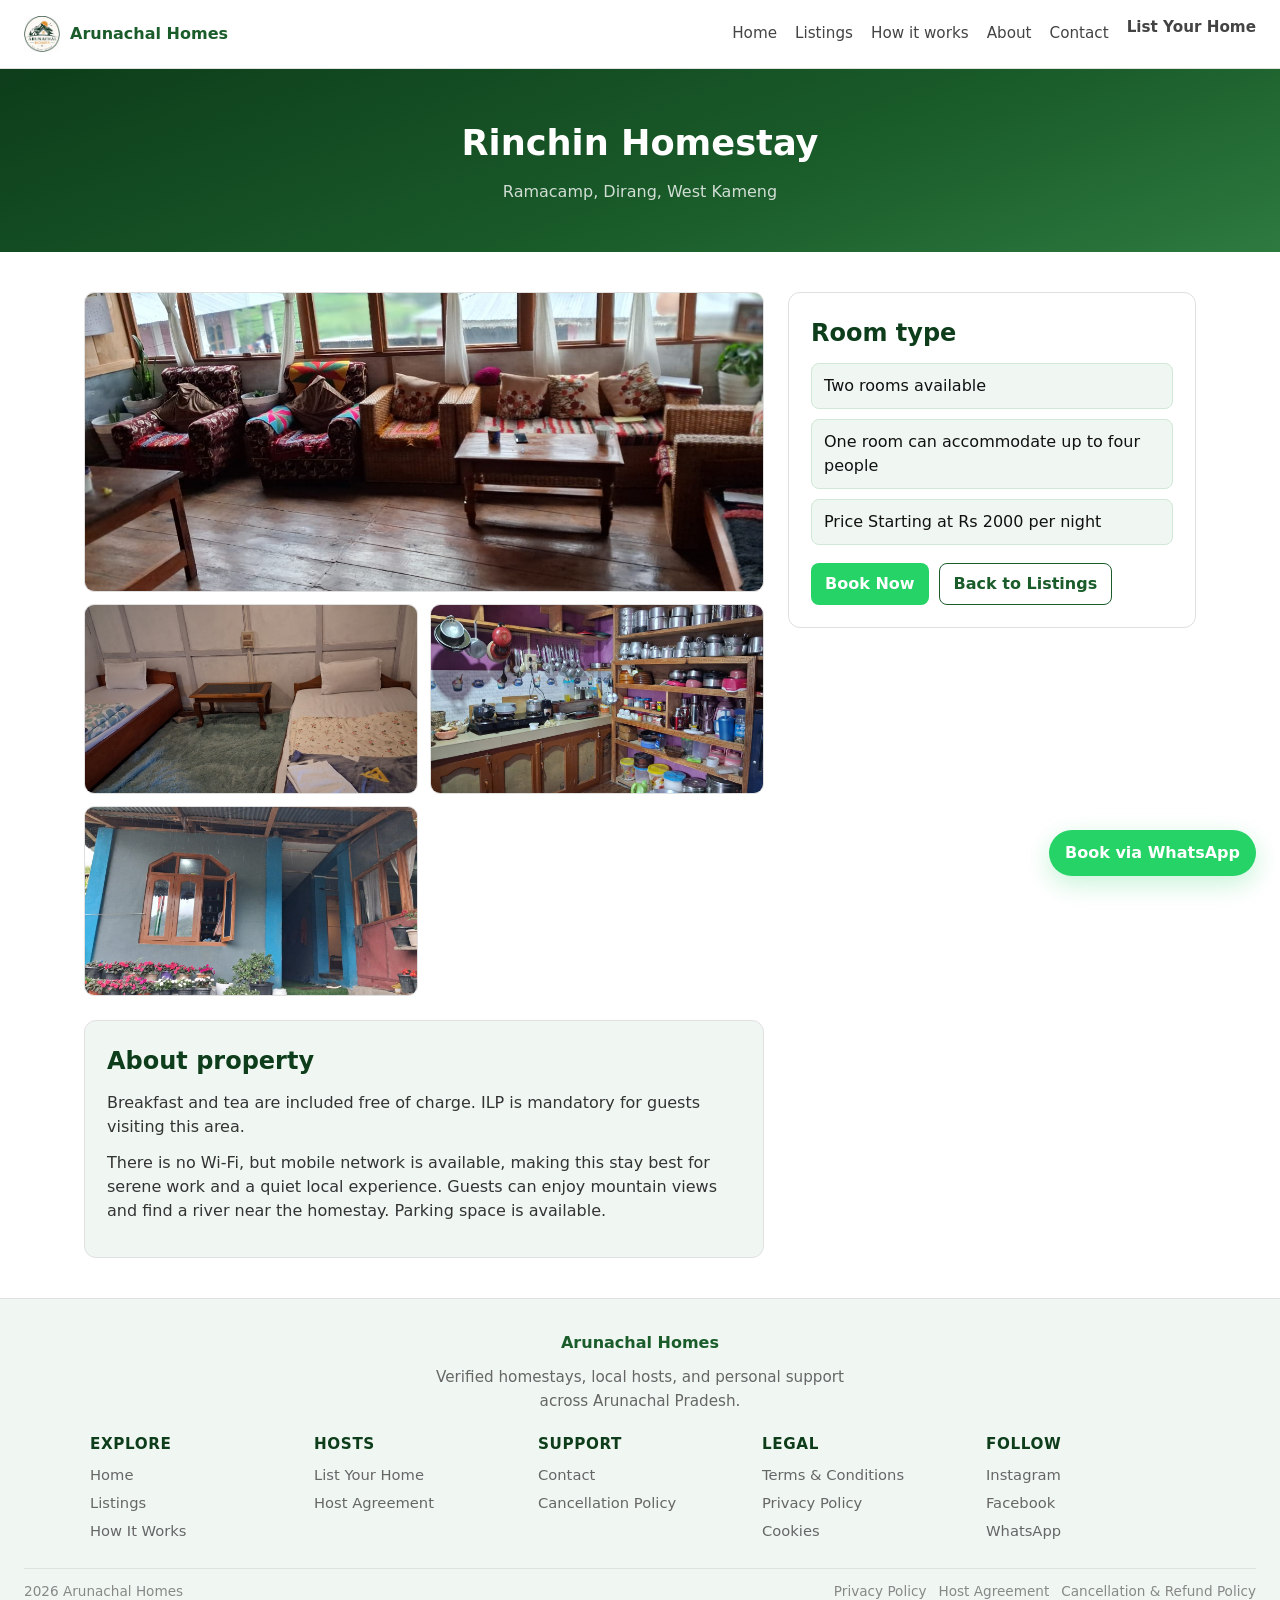
<file: pages/rinchin-homestay.html>
﻿<!DOCTYPE html>
<html lang="en">
  <head>
    <meta charset="UTF-8" />
    <meta name="viewport" content="width=device-width, initial-scale=1.0" />
    <title>Rinchin Homestay in Dirang | Rooms, Photos, and Booking</title>
    <meta name="description" content="View Rinchin Homestay in Ramacamp, Dirang with mountain views, breakfast and tea, parking, room details, and WhatsApp booking." />
    <link rel="canonical" href="https://arunachalhomes.com/pages/rinchin-homestay.html" />
    <link rel="icon" href="../assets/favicon-package/favicon.ico" sizes="any" />
    <link rel="icon" type="image/png" sizes="512x512" href="../assets/favicon-package/icon-512.png" />
    <link rel="apple-touch-icon" href="../assets/favicon-package/apple-touch-icon.png" />
    <link rel="manifest" href="../assets/favicon-package/site.webmanifest" />
    <meta property="og:site_name" content="Arunachal Homes" />
    <meta property="og:type" content="article" />
    <meta property="og:title" content="Rinchin Homestay in Dirang | Rooms, Photos, and Booking" />
    <meta property="og:description" content="View Rinchin Homestay in Ramacamp, Dirang with mountain views, breakfast and tea, parking, room details, and WhatsApp booking." />
    <meta property="og:url" content="https://arunachalhomes.com/pages/rinchin-homestay.html" />
    <meta property="og:image" content="https://arunachalhomes.com/assets/favicon-package/icon-512.png" />
    <meta name="twitter:card" content="summary_large_image" />
    <meta name="twitter:title" content="Rinchin Homestay in Dirang | Rooms, Photos, and Booking" />
    <meta name="twitter:description" content="View Rinchin Homestay in Ramacamp, Dirang with mountain views, breakfast and tea, parking, room details, and WhatsApp booking." />
    <meta name="twitter:image" content="https://arunachalhomes.com/assets/favicon-package/icon-512.png" />
    <link rel="stylesheet" href="../css/styles.css" />
  </head>
  <body>
    <header class="site-header">
      <a class="nav-logo" href="../index.html">
        <img src="../assets/icons/logo.jpeg" alt="Arunachal Homes logo" />
        <span>Arunachal Homes</span>
      </a>
      <button class="mobile-nav-toggle" aria-label="Toggle navigation">Menu</button>
      <nav class="nav-links">
        <a href="../index.html" data-nav-link="home">Home</a>
        <a href="listings.html" data-nav-link="listings">Listings</a>
        <a href="how-it-works.html" data-nav-link="how-it-works">How it works</a>
        <a href="about.html" data-nav-link="about">About</a>
        <a href="contact.html" data-nav-link="contact">Contact</a>
        <a class="nav-cta" href="list-your-home.html">List Your Home</a>
      </nav>
    </header>

    <button class="float-wa" type="button" onclick="window.open('https://wa.me/9362726852', '_blank', 'noopener,noreferrer')">Book via WhatsApp</button>

    <main>
      <section class="page-hero">
        <div class="container">
          <h1>Rinchin Homestay</h1>
          <p>Ramacamp, Dirang, West Kameng</p>
        </div>
      </section>

      <section class="page-content">
        <div class="container">
          <div class="property-layout">
            <div>
              <div class="property-gallery">
                <img src="../assets/Product-images/Rinchin-Homestay/WhatsApp Image 2026-07-17 at 11.02.43 PM.jpeg" alt="Rinchin Homestay exterior" />
                <img src="../assets/Product-images/Rinchin-Homestay/WhatsApp Image 2026-07-17 at 11.02.43 PM (1).jpeg" alt="Rinchin Homestay room" />
                <img src="../assets/Product-images/Rinchin-Homestay/WhatsApp Image 2026-07-17 at 11.02.44 PM.jpeg" alt="Rinchin Homestay interior" />
                <img src="../assets/Product-images/Rinchin-Homestay/WhatsApp Image 2026-07-17 at 11.02.47 PM.jpeg" alt="Rinchin Homestay view" />
              </div>

              <div class="property-info">
                <h2>About property</h2>
                <p>Breakfast and tea are included free of charge. ILP is mandatory for guests visiting this area.</p>
                <p>There is no Wi-Fi, but mobile network is available, making this stay best for serene work and a quiet local experience. Guests can enjoy mountain views and find a river near the homestay. Parking space is available.</p>
              </div>
            </div>

            <aside class="property-panel">
              <h2>Room type</h2>
              <ul class="property-list">
                <li>Two rooms available</li>
                <li>One room can accommodate up to four people</li>
                <li>Price Starting at Rs 2000 per night</li>
              </ul>
              <div class="property-actions">
                <button class="wa-btn" onclick="window.open('https://wa.me/9362726852?text=Hello%20Arunachal%20Homes%2C%20I%20want%20to%20book%20Rinchin%20Homestay.', '_blank', 'noopener,noreferrer')">Book Now</button>
                <a class="secondary-btn" href="listings.html">Back to Listings</a>
              </div>
            </aside>
          </div>
        </div>
      </section>
    </main>

    <footer class="site-footer">
      <div class="footer-brand">
        <div class="footer-logo">Arunachal Homes</div>
        <p>Verified homestays, local hosts, and personal support across Arunachal Pradesh.</p>
      </div>
      <div class="footer-columns">
        <div class="footer-column">
          <h4>Explore</h4>
          <a href="../index.html">Home</a>
          <a href="listings.html">Listings</a>
          <a href="how-it-works.html">How It Works</a>
        </div>
        <div class="footer-column">
          <h4>Hosts</h4>
          <a href="list-your-home.html">List Your Home</a>
          <a href="terms-and-conditions.html#host-agreement">Host Agreement</a>
        </div>
        <div class="footer-column">
          <h4>Support</h4>
          <a href="contact.html">Contact</a>
          <a href="terms-and-conditions.html#cancellation-refund-policy">Cancellation Policy</a>
        </div>
        <div class="footer-column">
          <h4>Legal</h4>
          <a href="terms-and-conditions.html#terms-and-conditions">Terms &amp; Conditions</a>
          <a href="terms-and-conditions.html#privacy-policy">Privacy Policy</a>
          <a href="terms-and-conditions.html#cookie-policy">Cookies</a>
        </div>
        <div class="footer-column">
          <h4>Follow</h4>
          <a href="https://www.instagram.com/arunachal_home/" target="_blank" rel="noopener noreferrer">Instagram</a>
          <a href="https://www.facebook.com/profile.php?id=61591777850166" target="_blank" rel="noopener noreferrer">Facebook</a>
          <a href="https://wa.me/9362726852" target="_blank" rel="noopener noreferrer">WhatsApp</a>
        </div>
      </div>
      <div class="footer-bottom">
        <div class="footer-copy">2026 Arunachal Homes</div>
        <div class="footer-legal-links">
          <a href="terms-and-conditions.html#privacy-policy">Privacy Policy</a>
          <a href="terms-and-conditions.html#host-agreement">Host Agreement</a>
          <a href="terms-and-conditions.html#cancellation-refund-policy">Cancellation &amp; Refund Policy</a>
        </div>
      </div>
    </footer>

    <script src="../js/main.js"></script>
  </body>
</html>
</file>
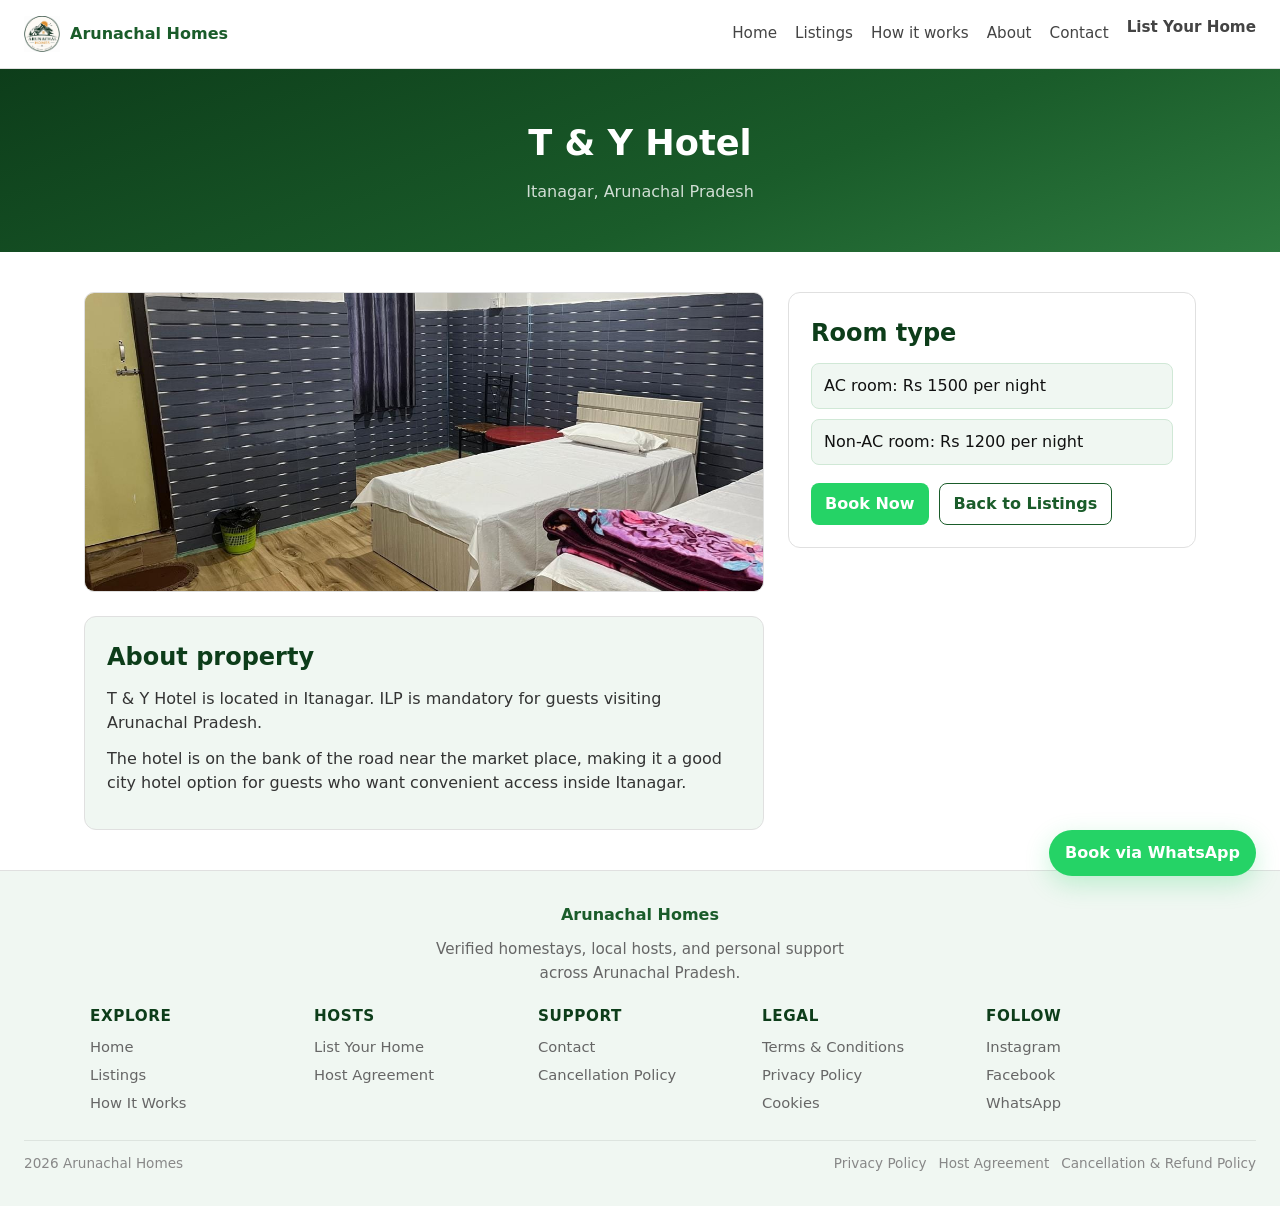
<file: pages/t-and-y-hotel.html>
﻿<!DOCTYPE html>
<html lang="en">
  <head>
    <meta charset="UTF-8" />
    <meta name="viewport" content="width=device-width, initial-scale=1.0" />
    <title>T &amp; Y Hotel Itanagar | AC and Non-AC Room Booking</title>
    <meta name="description" content="See T &amp; Y Hotel in Itanagar with AC and non-AC room prices, city location details, property photo, and WhatsApp booking support." />
    <link rel="canonical" href="https://arunachalhomes.com/pages/t-and-y-hotel.html" />
    <link rel="icon" href="../assets/favicon-package/favicon.ico" sizes="any" />
    <link rel="icon" type="image/png" sizes="512x512" href="../assets/favicon-package/icon-512.png" />
    <link rel="apple-touch-icon" href="../assets/favicon-package/apple-touch-icon.png" />
    <link rel="manifest" href="../assets/favicon-package/site.webmanifest" />
    <meta property="og:site_name" content="Arunachal Homes" />
    <meta property="og:type" content="article" />
    <meta property="og:title" content="T &amp; Y Hotel Itanagar | AC and Non-AC Room Booking" />
    <meta property="og:description" content="See T &amp; Y Hotel in Itanagar with AC and non-AC room prices, city location details, property photo, and WhatsApp booking support." />
    <meta property="og:url" content="https://arunachalhomes.com/pages/t-and-y-hotel.html" />
    <meta property="og:image" content="https://arunachalhomes.com/assets/favicon-package/icon-512.png" />
    <meta name="twitter:card" content="summary_large_image" />
    <meta name="twitter:title" content="T &amp; Y Hotel Itanagar | AC and Non-AC Room Booking" />
    <meta name="twitter:description" content="See T &amp; Y Hotel in Itanagar with AC and non-AC room prices, city location details, property photo, and WhatsApp booking support." />
    <meta name="twitter:image" content="https://arunachalhomes.com/assets/favicon-package/icon-512.png" />
    <link rel="stylesheet" href="../css/styles.css" />
  </head>
  <body>
    <header class="site-header">
      <a class="nav-logo" href="../index.html">
        <img src="../assets/icons/logo.jpeg" alt="Arunachal Homes logo" />
        <span>Arunachal Homes</span>
      </a>
      <button class="mobile-nav-toggle" aria-label="Toggle navigation">Menu</button>
      <nav class="nav-links">
        <a href="../index.html" data-nav-link="home">Home</a>
        <a href="listings.html" data-nav-link="listings">Listings</a>
        <a href="how-it-works.html" data-nav-link="how-it-works">How it works</a>
        <a href="about.html" data-nav-link="about">About</a>
        <a href="contact.html" data-nav-link="contact">Contact</a>
        <a class="nav-cta" href="list-your-home.html">List Your Home</a>
      </nav>
    </header>

    <button class="float-wa" type="button" onclick="window.open('https://wa.me/9362726852', '_blank', 'noopener,noreferrer')">Book via WhatsApp</button>

    <main>
      <section class="page-hero">
        <div class="container">
          <h1>T &amp; Y Hotel</h1>
          <p>Itanagar, Arunachal Pradesh</p>
        </div>
      </section>

      <section class="page-content">
        <div class="container">
          <div class="property-layout">
            <div>
              <div class="property-gallery">
                <img src="../assets/Product-images/ampi-Jam-Hotel/WhatsApp Image 2026-07-17 at 11.29.08 PM.jpeg" alt="T and Y Hotel in Itanagar" />
              </div>

              <div class="property-info">
                <h2>About property</h2>
                <p>T &amp; Y Hotel is located in Itanagar. ILP is mandatory for guests visiting Arunachal Pradesh.</p>
                <p>The hotel is on the bank of the road near the market place, making it a good city hotel option for guests who want convenient access inside Itanagar.</p>
              </div>
            </div>

            <aside class="property-panel">
              <h2>Room type</h2>
              <ul class="property-list">
                <li>AC room: Rs 1500 per night</li>
                <li>Non-AC room: Rs 1200 per night</li>
              </ul>
              <div class="property-actions">
                <button class="wa-btn" onclick="window.open('https://wa.me/9362726852?text=Hello%20Arunachal%20Homes%2C%20I%20want%20to%20book%20T%20%26%20Y%20Hotel.', '_blank', 'noopener,noreferrer')">Book Now</button>
                <a class="secondary-btn" href="listings.html">Back to Listings</a>
              </div>
            </aside>
          </div>
        </div>
      </section>
    </main>

    <footer class="site-footer">
      <div class="footer-brand">
        <div class="footer-logo">Arunachal Homes</div>
        <p>Verified homestays, local hosts, and personal support across Arunachal Pradesh.</p>
      </div>
      <div class="footer-columns">
        <div class="footer-column">
          <h4>Explore</h4>
          <a href="../index.html">Home</a>
          <a href="listings.html">Listings</a>
          <a href="how-it-works.html">How It Works</a>
        </div>
        <div class="footer-column">
          <h4>Hosts</h4>
          <a href="list-your-home.html">List Your Home</a>
          <a href="terms-and-conditions.html#host-agreement">Host Agreement</a>
        </div>
        <div class="footer-column">
          <h4>Support</h4>
          <a href="contact.html">Contact</a>
          <a href="terms-and-conditions.html#cancellation-refund-policy">Cancellation Policy</a>
        </div>
        <div class="footer-column">
          <h4>Legal</h4>
          <a href="terms-and-conditions.html#terms-and-conditions">Terms &amp; Conditions</a>
          <a href="terms-and-conditions.html#privacy-policy">Privacy Policy</a>
          <a href="terms-and-conditions.html#cookie-policy">Cookies</a>
        </div>
        <div class="footer-column">
          <h4>Follow</h4>
          <a href="https://www.instagram.com/arunachal_home/" target="_blank" rel="noopener noreferrer">Instagram</a>
          <a href="https://www.facebook.com/profile.php?id=61591777850166" target="_blank" rel="noopener noreferrer">Facebook</a>
          <a href="https://wa.me/9362726852" target="_blank" rel="noopener noreferrer">WhatsApp</a>
        </div>
      </div>
      <div class="footer-bottom">
        <div class="footer-copy">2026 Arunachal Homes</div>
        <div class="footer-legal-links">
          <a href="terms-and-conditions.html#privacy-policy">Privacy Policy</a>
          <a href="terms-and-conditions.html#host-agreement">Host Agreement</a>
          <a href="terms-and-conditions.html#cancellation-refund-policy">Cancellation &amp; Refund Policy</a>
        </div>
      </div>
    </footer>

    <script src="../js/main.js"></script>
  </body>
</html>
</file>
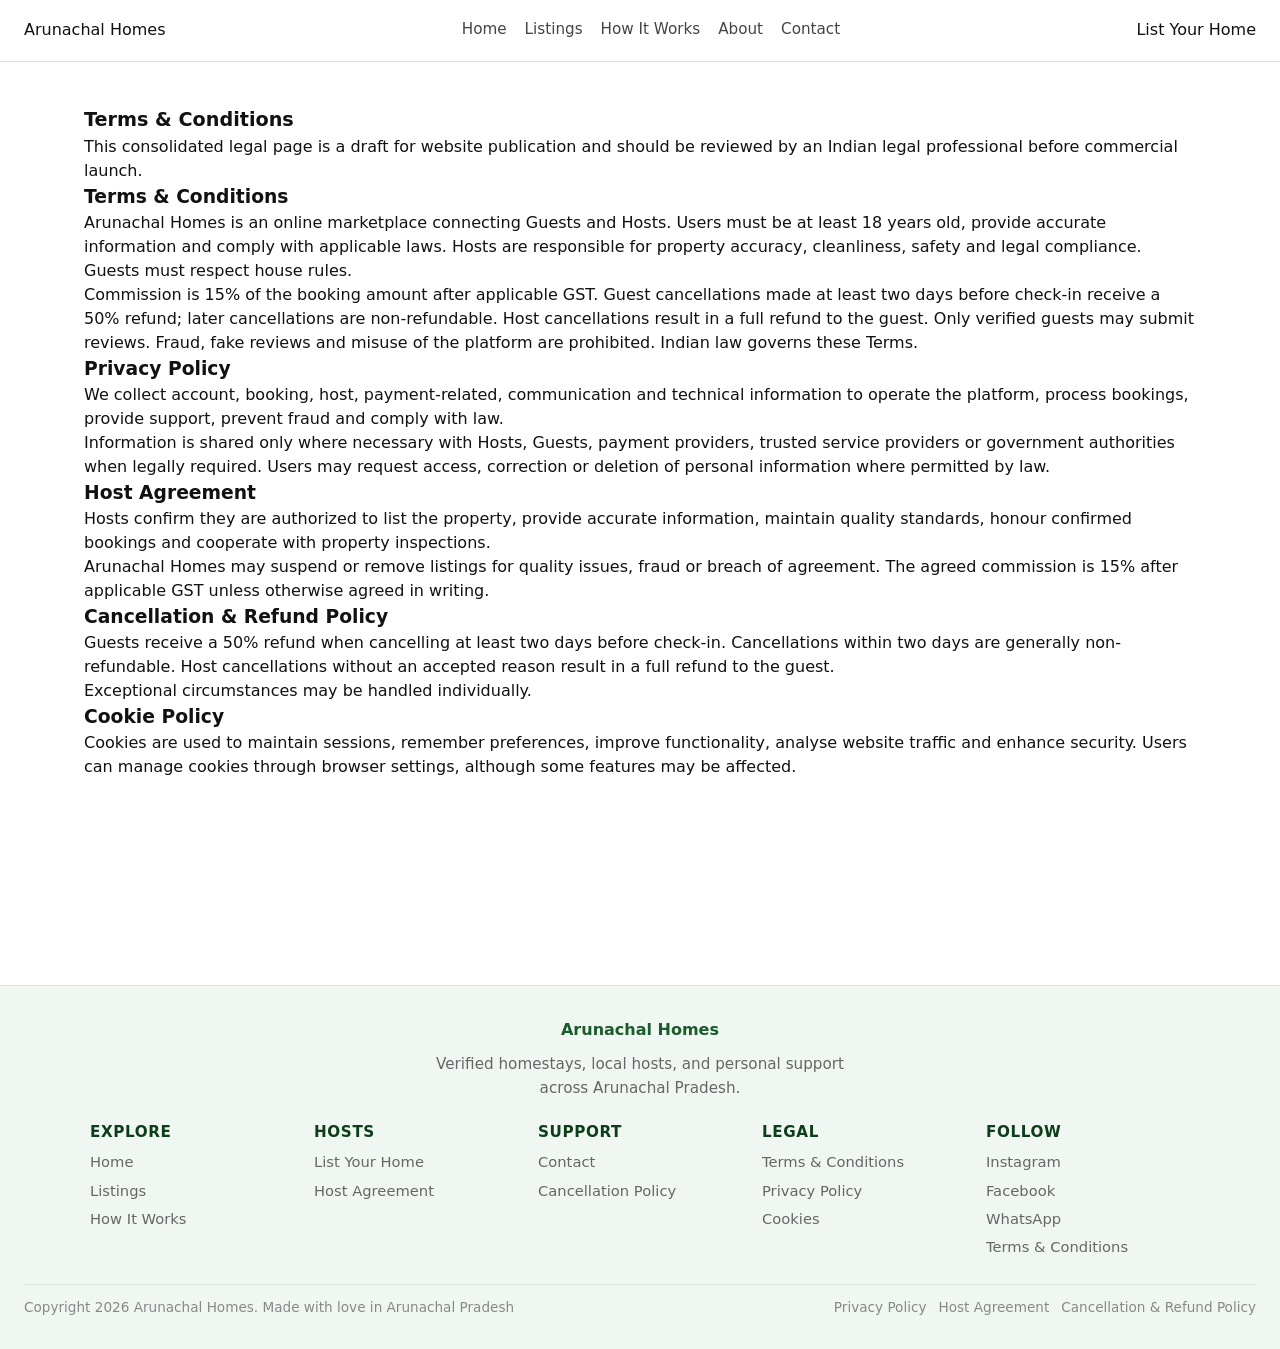
<file: pages/terms-and-conditions.html>
﻿<!DOCTYPE html>
<html lang="en">
  <head>
    <meta charset="UTF-8" />
    <meta name="viewport" content="width=device-width, initial-scale=1.0" />
    <title>Terms, Privacy, and Booking Policies | Arunachal Homes</title>
    <meta name="description" content="Read Arunachal Homes terms and conditions, privacy policy, host agreement, cancellation policy, refund policy, and cookie information." />
    <link rel="canonical" href="https://arunachalhomes.com/pages/terms-and-conditions.html" />
    <link rel="icon" href="../assets/favicon-package/favicon.ico" sizes="any" />
    <link rel="icon" type="image/png" sizes="512x512" href="../assets/favicon-package/icon-512.png" />
    <link rel="apple-touch-icon" href="../assets/favicon-package/apple-touch-icon.png" />
    <link rel="manifest" href="../assets/favicon-package/site.webmanifest" />
    <meta property="og:site_name" content="Arunachal Homes" />
    <meta property="og:type" content="article" />
    <meta property="og:title" content="Terms, Privacy, and Booking Policies | Arunachal Homes" />
    <meta property="og:description" content="Read Arunachal Homes terms and conditions, privacy policy, host agreement, cancellation policy, refund policy, and cookie information." />
    <meta property="og:url" content="https://arunachalhomes.com/pages/terms-and-conditions.html" />
    <meta property="og:image" content="https://arunachalhomes.com/assets/favicon-package/icon-512.png" />
    <meta name="twitter:card" content="summary_large_image" />
    <meta name="twitter:title" content="Terms, Privacy, and Booking Policies | Arunachal Homes" />
    <meta name="twitter:description" content="Read Arunachal Homes terms and conditions, privacy policy, host agreement, cancellation policy, refund policy, and cookie information." />
    <meta name="twitter:image" content="https://arunachalhomes.com/assets/favicon-package/icon-512.png" />
    <link rel="stylesheet" href="../css/styles.css" />
  </head>
  <body>
    <header class="site-header">
      <a class="brand" href="../index.html">Arunachal Homes</a>
      <nav class="nav-links">
        <a href="../index.html">Home</a>
        <a href="listings.html">Listings</a>
        <a href="how-it-works.html">How It Works</a>
        <a href="about.html">About</a>
        <a href="contact.html">Contact</a>
      </nav>
          <a id="white-Text" href="./list-your-home.html">List Your Home</a>
      
    </header>

    <main>
      <section class="section">
        <div class="container">
          <div class="section-title">Terms & Conditions</div>
          <p class="section-intro">This consolidated legal page is a draft for website publication and should be reviewed by an Indian legal professional before commercial launch.</p>

          <div class="legal-grid">
            <article class="legal-card" id="terms-and-conditions">
              <h3>Terms & Conditions</h3>
              <p>Arunachal Homes is an online marketplace connecting Guests and Hosts. Users must be at least 18 years old, provide accurate information and comply with applicable laws. Hosts are responsible for property accuracy, cleanliness, safety and legal compliance. Guests must respect house rules.</p>
              <p>Commission is 15% of the booking amount after applicable GST. Guest cancellations made at least two days before check-in receive a 50% refund; later cancellations are non-refundable. Host cancellations result in a full refund to the guest. Only verified guests may submit reviews. Fraud, fake reviews and misuse of the platform are prohibited. Indian law governs these Terms.</p>
            </article>

            <article class="legal-card" id="privacy-policy">
              <h3>Privacy Policy</h3>
              <p>We collect account, booking, host, payment-related, communication and technical information to operate the platform, process bookings, provide support, prevent fraud and comply with law.</p>
              <p>Information is shared only where necessary with Hosts, Guests, payment providers, trusted service providers or government authorities when legally required. Users may request access, correction or deletion of personal information where permitted by law.</p>
            </article>

            <article class="legal-card" id="host-agreement">
              <h3>Host Agreement</h3>
              <p>Hosts confirm they are authorized to list the property, provide accurate information, maintain quality standards, honour confirmed bookings and cooperate with property inspections.</p>
              <p>Arunachal Homes may suspend or remove listings for quality issues, fraud or breach of agreement. The agreed commission is 15% after applicable GST unless otherwise agreed in writing.</p>
            </article>

            <article class="legal-card" id="cancellation-refund-policy">
              <h3>Cancellation & Refund Policy</h3>
              <p>Guests receive a 50% refund when cancelling at least two days before check-in. Cancellations within two days are generally non-refundable. Host cancellations without an accepted reason result in a full refund to the guest.</p>
              <p>Exceptional circumstances may be handled individually.</p>
            </article>

            <article class="legal-card" id="cookie-policy">
              <h3>Cookie Policy</h3>
              <p>Cookies are used to maintain sessions, remember preferences, improve functionality, analyse website traffic and enhance security. Users can manage cookies through browser settings, although some features may be affected.</p>
            </article>
          </div>

          <div class="legal-card contact-card">
            <h3>Contact</h3>
            <p>Arunachal Homes<br />Itanagar, Arunachal Pradesh, India</p>
            <p>Email: arunachalhome@gmail.com<br />Phone: +91 93627 26852</p>
          </div>
        </div>
      </section>
    </main>

    <footer class="site-footer">
      <div class="footer-brand">
        <div class="footer-logo">Arunachal Homes</div>
        <p>Verified homestays, local hosts, and personal support across Arunachal Pradesh.</p>
      </div>
      <div class="footer-columns">
        <div class="footer-column">
          <h4>Explore</h4>
          <a href="../index.html">Home</a>
          <a href="listings.html">Listings</a>
          <a href="how-it-works.html">How It Works</a>
        </div>
        <div class="footer-column">
          <h4>Hosts</h4>
          <a href="list-your-home.html">List Your Home</a>
          <a href="terms-and-conditions.html#host-agreement">Host Agreement</a>
        </div>
        <div class="footer-column">
          <h4>Support</h4>
          <a href="contact.html">Contact</a>
          <a href="terms-and-conditions.html#cancellation-refund-policy">Cancellation Policy</a>
        </div>
        <div class="footer-column">
          <h4>Legal</h4>
          <a href="terms-and-conditions.html#terms-and-conditions">Terms &amp; Conditions</a>
          <a href="terms-and-conditions.html#privacy-policy">Privacy Policy</a>
          <a href="terms-and-conditions.html#cookie-policy">Cookies</a>
        </div>
        <div class="footer-column">
          <h4>Follow</h4>
          <a href="https://www.instagram.com/arunachal_home/" target="_blank" rel="noopener noreferrer">Instagram</a>
          <a href="https://www.facebook.com/profile.php?id=61591777850166" target="_blank" rel="noopener noreferrer">Facebook</a>
          <a href="https://wa.me/9362726852" target="_blank" rel="noopener noreferrer">WhatsApp</a>
          <a href="terms-and-conditions.html#terms-and-conditions">Terms &amp; Conditions</a>
        </div>
      </div>
      <div class="footer-bottom">
        <div class="footer-copy">Copyright 2026 Arunachal Homes. Made with love in Arunachal Pradesh</div>
        <div class="footer-legal-links">
          <a href="terms-and-conditions.html#privacy-policy">Privacy Policy</a>
          <a href="terms-and-conditions.html#host-agreement">Host Agreement</a>
          <a href="terms-and-conditions.html#cancellation-refund-policy">Cancellation &amp; Refund Policy</a>
        </div>
      </div>
    </footer>

    <script src="../js/main.js"></script>
  </body>
</html>
</file>
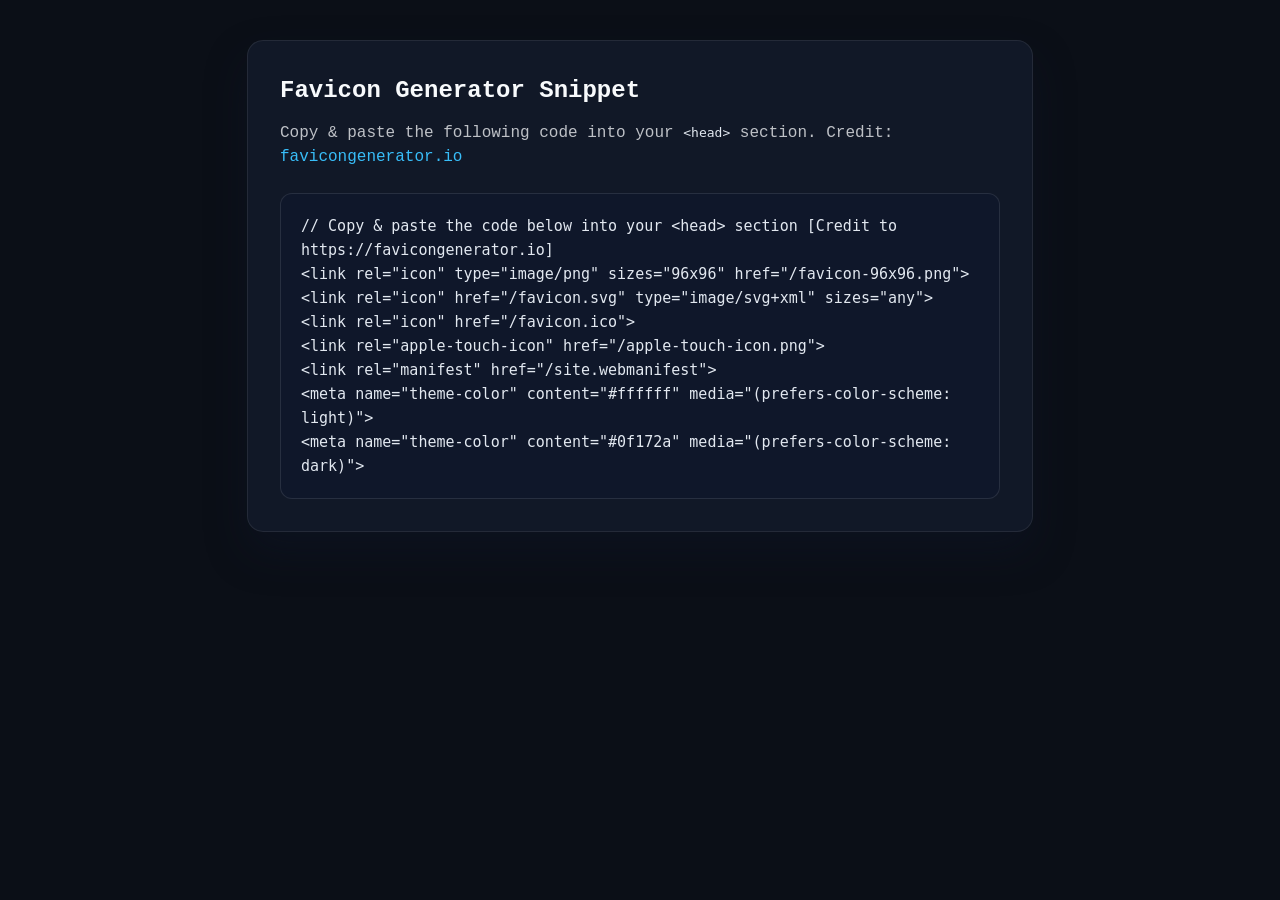
<file: assets/favicon-package/favicon-code.html>
<!doctype html>
<html lang="en">
<head>
  <meta charset="utf-8">
  <title>Favicon Generator Snippet</title>
  <style>
    :root {
      font-family: ui-monospace, SFMono-Regular, Consolas, 'Liberation Mono', Menlo, monospace;
      background: #0b0f17;
      color: #f8fafc;
      line-height: 1.5;
    }
    body {
      margin: 0;
      padding: 2.5rem 1.25rem 3rem;
      display: flex;
      justify-content: center;
    }
    main {
      max-width: 720px;
      width: 100%;
      background: #111827;
      border: 1px solid rgba(248, 250, 252, 0.08);
      border-radius: 16px;
      padding: 2rem;
      box-shadow: 0 20px 40px rgba(15, 23, 42, 0.4);
    }
    h1 {
      margin: 0 0 0.75rem;
      font-size: 1.5rem;
      font-weight: 600;
    }
    p {
      margin: 0 0 1.5rem;
      color: rgba(248, 250, 252, 0.75);
    }
    pre {
      margin: 0;
      background: #0f172a;
      border-radius: 12px;
      padding: 1.25rem;
      border: 1px solid rgba(248, 250, 252, 0.1);
      overflow-x: auto;
      font-size: 0.9375rem;
      line-height: 1.6;
      white-space: pre-wrap;
    }
    code {
      color: #e2e8f0;
    }
    a {
      color: #38bdf8;
      text-decoration: none;
    }
    a:hover {
      text-decoration: underline;
    }
  </style>
</head>
<body>
  <main>
    <h1>Favicon Generator Snippet</h1>
    <p>Copy &amp; paste the following code into your <code>&lt;head&gt;</code> section. Credit: <a href="https://favicongenerator.io" target="_blank" rel="noopener noreferrer">favicongenerator.io</a></p>
    <pre><code>// Copy &amp; paste the code below into your &lt;head&gt; section [Credit to https://favicongenerator.io]
&lt;link rel=&quot;icon&quot; type=&quot;image/png&quot; sizes=&quot;96x96&quot; href=&quot;/favicon-96x96.png&quot;&gt;
&lt;link rel=&quot;icon&quot; href=&quot;/favicon.svg&quot; type=&quot;image/svg+xml&quot; sizes=&quot;any&quot;&gt;
&lt;link rel=&quot;icon&quot; href=&quot;/favicon.ico&quot;&gt;
&lt;link rel=&quot;apple-touch-icon&quot; href=&quot;/apple-touch-icon.png&quot;&gt;
&lt;link rel=&quot;manifest&quot; href=&quot;/site.webmanifest&quot;&gt;
&lt;meta name=&quot;theme-color&quot; content=&quot;#ffffff&quot; media=&quot;(prefers-color-scheme: light)&quot;&gt;
&lt;meta name=&quot;theme-color&quot; content=&quot;#0f172a&quot; media=&quot;(prefers-color-scheme: dark)&quot;&gt;
</code></pre>
  </main>
</body>
</html>
</file>
<file: css/styles.css>
:root {
  --green: #1a5c2a;
  --green-dark: #0d3d1a;
  --green-light: #f0f7f2;
  --green-mid: #e8f5ec;
  --green-border: #d0e8d6;
  --white: #fff;
  --gray: #666;
  --gray-light: #f8f8f8;
  --border: #e0e0e0;
  --wa: #25d366;
  --blue: #1a73e8;
  --red: #ea4335;
}

* { box-sizing: border-box; margin: 0; padding: 0; }
body {
  font-family: system-ui, -apple-system, BlinkMacSystemFont, "Segoe UI", sans-serif;
  color: #111;
  background: var(--white);
  line-height: 1.5;
}
a { color: inherit; text-decoration: none; }
img { max-width: 100%; display: block; }
button, input, select, textarea { font: inherit; }
button, .primary-btn, .submit-btn, .wa-btn, .secondary-btn, .nav-cta, .filter-tag {
  min-height: 40px;
  line-height: 1.2;
}

.container { max-width: 1160px; margin: 0 auto; padding: 0 24px; }

.site-header {
  position: sticky;
  top: 0;
  z-index: 100;
  display: flex;
  justify-content: space-between;
  align-items: center;
  padding: 14px 24px;
  background: var(--white);
  border-bottom: 1px solid var(--border);
}
.nav-logo {
  display: flex;
  align-items: center;
  gap: 10px;
  font-size: 1rem;
  font-weight: 600;
  color: var(--green);
}
.nav-logo img { width: 36px; height: 36px; }
.nav-links {
  display: flex;
  align-items: center;
  gap: 18px;
}
.nav-links a {
  padding: 4px 0;
  font-size: 0.95rem;
  color: #444;
  border-bottom: 2px solid transparent;
  transition: all 0.2s ease;
}
.nav-links a:hover,
.nav-links a.active {
  color: var(--green);
  border-bottom-color: var(--green);
}
.nav-cta {
  background: var(--White);
  color: var(--white);
  border: none;
  border-radius: 8px;
  padding: 0px 0px;
  font-weight: 600;
  cursor: pointer;
}
.nav-cta:hover { background: var(--white); }
.mobile-nav-toggle {
  display: none;
  align-items: center;
  justify-content: center;
  width: 42px;
  height: 42px;
  background: transparent;
  border: 1px solid var(--border);
  border-radius: 8px;
  font-size: 1.2rem;
  color: var(--green);
  cursor: pointer;
}

.float-wa {
  position: fixed;
  bottom: 24px;
  right: 24px;
  z-index: 200;
  display: flex;
  align-items: center;
  gap: 8px;
  min-height: 46px;
  padding: 10px 16px;
  border: none;
  border-radius: 999px;
  background: var(--wa);
  color: var(--white);
  font-weight: 600;
  box-shadow: 0 8px 24px rgba(37, 211, 102, 0.25);
  cursor: pointer;
}
.float-wa:hover { background: #1da851; }

.hero {
  padding: 64px 24px 48px;
  text-align: center;
  background: linear-gradient(160deg, #0d3d1a 0%, #1a5c2a 60%, #2d7a3f 100%);
  color: var(--white);
}
.hero-badge {
  display: inline-flex;
  align-items: center;
  gap: 6px;
  margin-bottom: 20px;
  padding: 6px 14px;
  border: 1px solid rgba(255,255,255,0.25);
  border-radius: 999px;
  background: rgba(255,255,255,0.12);
  font-size: 0.8rem;
  letter-spacing: 0.01em;
}
.hero h1 {
  font-size: clamp(1.8rem, 3vw, 2.7rem);
  line-height: 1.25;
  margin-bottom: 12px;
  font-weight: 600;
}
.hero h1 span { color: #a8e6b8; }
.hero-tag { max-width: 680px; margin: 0 auto 24px; font-size: 1rem; color: rgba(255,255,255,0.8); }
.hero-search {
  display: flex;
  align-items: center;
  gap: 10px;
  max-width: 560px;
  margin: 0 auto 24px;
  padding: 12px 14px;
  background: var(--white);
  border-radius: 12px;
  box-shadow: 0 12px 30px rgba(0,0,0,0.16);
}
.hero-search input {
  flex: 1;
  border: none;
  outline: none;
  color: #111;
}
.hero-search button,
.primary-btn,
.submit-btn {
  border: none;
  border-radius: 8px;
  padding: 10px 16px;
  background: var(--green);
  color: var(--white);
  font-weight: 600;
  cursor: pointer;
}
.hero-search button:hover,
.primary-btn:hover,
.submit-btn:hover { background: var(--green-dark); }
.hero-stats {
  display: flex;
  justify-content: center;
  gap: 30px;
  flex-wrap: wrap;
}
.hstat-num { font-size: 1.3rem; font-weight: 600; }
.hstat-label { font-size: 0.8rem; color: rgba(255,255,255,0.7); }

.trust-bar {
  display: flex;
  justify-content: center;
  gap: 26px;
  flex-wrap: wrap;
  padding: 14px 24px;
  background: var(--green-light);
  border-bottom: 1px solid var(--green-border);
  color: var(--green);
  font-size: 0.9rem;
  font-weight: 600;
}

.section { padding: 44px 24px; }
.section-head { display: flex; justify-content: space-between; align-items: end; gap: 16px; margin-bottom: 24px; }
.section-title { font-size: 1.2rem; font-weight: 600; color: #111; }
.section-sub { margin-top: 6px; font-size: 0.95rem; color: var(--gray); }
.section-link { font-size: 0.9rem; color: var(--green); font-weight: 600; cursor: pointer; }

.listings-grid {
  display: grid;
  grid-template-columns: repeat(auto-fit, minmax(240px, 1fr));
  gap: 16px;
}
.listing-card {
  overflow: hidden;
  border: 1px solid var(--border);
  border-radius: 12px;
  background: var(--white);
  transition: transform 0.2s ease, border-color 0.2s ease;
}
.listing-card:hover {
  transform: translateY(-2px);
  border-color: var(--green);
}
.listing-image {
  position: relative;
  display: flex;
  align-items: center;
  justify-content: center;
  height: 180px;
  font-size: 2rem;
  background: var(--green-mid);
}
.listing-image img {
  width: 100%;
  height: 100%;
  object-fit: cover;
}
.listing-badge {
  position: absolute;
  top: 10px;
  left: 10px;
  padding: 4px 10px;
  border-radius: 999px;
  background: var(--green);
  color: var(--white);
  font-size: 0.72rem;
  font-weight: 600;
}
.listing-price {
  position: absolute;
  top: 10px;
  right: 10px;
  padding: 4px 10px;
  border-radius: 999px;
  background: rgba(255,255,255,0.95);
  color: var(--green);
  font-size: 0.8rem;
  font-weight: 600;
}
.listing-body { padding: 14px; }
.listing-name { font-weight: 600; margin-bottom: 4px; }
.listing-loc { font-size: 0.9rem; color: var(--gray); margin-bottom: 10px; }
.listing-tags { display: flex; gap: 6px; flex-wrap: wrap; margin-bottom: 12px; }
.listing-tag {
  padding: 3px 10px;
  border-radius: 999px;
  background: var(--green-light);
  color: var(--green);
  font-size: 0.75rem;
}
.listing-footer { display: flex; justify-content: space-between; align-items: center; }
.listing-rating { font-size: 0.9rem; color: #444; }
.wa-btn { border: none; border-radius: 8px; padding: 9px 12px; background: var(--wa); color: var(--white); font-weight: 600; cursor: pointer; }
.wa-btn:hover { background: #1da851; }
.secondary-btn {
  display: inline-flex;
  align-items: center;
  justify-content: center;
  min-height: 40px;
  margin-right: 8px;
  padding: 9px 12px;
  border: 1px solid var(--green);
  border-radius: 8px;
  color: var(--green);
  font-weight: 600;
  background: var(--white);
}
.secondary-btn:hover { background: var(--green-light); }

.how-section {
  padding: 44px 24px;
  background: var(--green-light);
  border-top: 1px solid var(--green-border);
  border-bottom: 1px solid var(--green-border);
}
.how-steps {
  display: grid;
  grid-template-columns: repeat(auto-fit, minmax(180px, 1fr));
  gap: 18px;
  margin-top: 24px;
}
.how-step { text-align: center; }
.how-icon {
  display: flex;
  align-items: center;
  justify-content: center;
  width: 56px;
  height: 56px;
  margin: 0 auto 12px;
  border-radius: 50%;
  background: var(--green-mid);
  color: var(--green);
  border: 1px solid var(--green-border);
  font-size: 1.2rem;
}
.how-title { font-weight: 600; margin-bottom: 6px; }
.how-desc { font-size: 0.9rem; color: var(--gray); }

.why-grid, .benefits-grid, .values-grid, .contact-cards, .social-grid {
  display: grid;
  grid-template-columns: repeat(auto-fit, minmax(180px, 1fr));
  gap: 14px;
  margin-top: 24px;
}
.why-card, .benefit-card, .value-card, .contact-info-card, .social-card {
  padding: 16px;
  border: 1px solid var(--border);
  border-radius: 12px;
  background: var(--white);
}
.why-icon, .benefit-icon, .value-icon, .contact-info-icon, .social-icon { margin-bottom: 8px; font-size: 1.15rem; color: var(--green); }
.why-title, .benefit-title, .value-title, .contact-info-name, .social-name { font-weight: 600; margin-bottom: 4px; }
.why-desc, .benefit-desc, .value-desc, .contact-info-handle, .social-handle { font-size: 0.9rem; color: var(--gray); line-height: 1.6; }

.dest-pills { display: flex; gap: 10px; flex-wrap: wrap; margin-top: 18px; }
.dest-pill {
  padding: 9px 14px;
  border-radius: 999px;
  background: var(--green-light);
  color: var(--green);
  border: 1px solid var(--green-border);
  font-size: 0.9rem;
  font-weight: 600;
}

.contact-cta {
  padding: 48px 24px;
  background: var(--green-dark);
  color: var(--white);
  text-align: center;
}
.contact-cta h2 { font-size: 1.35rem; margin-bottom: 8px; }
.contact-cta p { max-width: 620px; margin: 0 auto 20px; color: rgba(255,255,255,0.75); }
.contact-grid {
  display: grid;
  grid-template-columns: repeat(auto-fit, minmax(180px, 1fr));
  gap: 12px;
  margin-top: 18px;
}
.contact-card {
  padding: 18px;
  border-radius: 12px;
  border: 1px solid rgba(255,255,255,0.1);
  color: var(--white);
}
.contact-card.wa { background: var(--wa); }
.contact-card.call { background: var(--blue); }
.contact-card.email { background: var(--red); }
.contact-icon { font-size: 1.2rem; margin-bottom: 8px; }
.contact-handle { font-size: 0.9rem; opacity: 0.9; }

.page-hero {
  padding: 48px 24px;
  text-align: center;
  background: linear-gradient(160deg, #0d3d1a 0%, #1a5c2a 60%, #2d7a3f 100%);
  color: var(--white);
}
.page-hero h1 { font-size: clamp(1.7rem, 3vw, 2.2rem); margin-bottom: 10px; }
.page-hero p { max-width: 640px; margin: 0 auto; color: rgba(255,255,255,0.8); }

.page-content { padding: 40px 24px; }

.property-layout {
  display: grid;
  grid-template-columns: minmax(0, 1.25fr) minmax(280px, 0.75fr);
  gap: 24px;
  align-items: start;
}
.property-gallery {
  display: grid;
  grid-template-columns: repeat(2, minmax(0, 1fr));
  gap: 12px;
}
.property-gallery img {
  width: 100%;
  height: 190px;
  object-fit: cover;
  border: 1px solid var(--border);
  border-radius: 10px;
}
.property-gallery img:first-child {
  grid-column: 1 / -1;
  height: 300px;
}
.property-panel,
.property-info {
  border: 1px solid var(--border);
  border-radius: 12px;
  padding: 22px;
  background: var(--white);
}
.property-info {
  margin-top: 24px;
  background: var(--green-light);
}
.property-panel h2,
.property-info h2 {
  margin-bottom: 12px;
  color: var(--green-dark);
}
.property-info p { margin-bottom: 12px; color: #333; }
.property-list {
  display: grid;
  gap: 10px;
  list-style: none;
}
.property-list li {
  padding: 10px 12px;
  border: 1px solid var(--green-border);
  border-radius: 8px;
  background: var(--green-light);
}
.property-actions {
  display: flex;
  flex-wrap: wrap;
  gap: 10px;
  margin-top: 18px;
}
.property-actions .wa-btn,
.property-actions .secondary-btn {
  min-height: 42px;
  margin-right: 0;
  padding: 10px 14px;
}

.filters, .form-section, .inquiry-form, .details-card, .about-story, .guarantee-box {
  background: var(--green-light);
  border: 1px solid var(--green-border);
  border-radius: 14px;
  padding: 20px;
}
.filters-grid { display: grid; grid-template-columns: repeat(auto-fit, minmax(190px, 1fr)); gap: 12px; }
.filter-group label { display: block; margin-bottom: 6px; font-size: 0.85rem; color: var(--gray); font-weight: 600; }
.filter-group input,
.filter-group select,
.form-group input,
.form-group select,
.form-group textarea {
  width: 100%;
  padding: 10px 12px;
  border: 1px solid var(--border);
  border-radius: 8px;
  background: var(--white);
  color: #111;
}
.filter-tags { display: flex; gap: 8px; flex-wrap: wrap; margin-top: 12px; }
.filter-tag { padding: 8px 12px; border-radius: 999px; background: var(--white); border: 1px solid var(--border); color: var(--green); font-size: 0.82rem; font-weight: 600; cursor: pointer; }
.filter-tag.active { background: var(--green); color: var(--white); border-color: var(--green); }

.form-row { display: grid; grid-template-columns: repeat(2, minmax(0, 1fr)); gap: 12px; }
.form-group { margin-bottom: 12px; }
.form-group label { display: block; margin-bottom: 6px; font-weight: 600; font-size: 0.9rem; }
.form-group textarea { min-height: 110px; resize: vertical; }
.submit-btn { width: 100%; margin-top: 6px; }

.step-list { display: flex; flex-direction: column; gap: 16px; margin-top: 24px; }
.step-item { display: flex; gap: 14px; padding: 14px 0; border-bottom: 1px solid var(--border); }
.step-item:last-child { border-bottom: none; }
.step-number { display: flex; align-items: center; justify-content: center; width: 34px; height: 34px; border-radius: 50%; background: var(--green); color: var(--white); font-weight: 600; flex-shrink: 0; }
.step-body h3 { font-size: 1rem; margin-bottom: 4px; }
.step-body p { font-size: 0.95rem; color: var(--gray); }

.about-story p { margin-bottom: 14px; font-size: 0.98rem; color: #333; line-height: 1.75; }
.promise-box { margin-top: 24px; background: var(--green-dark); color: var(--white); text-align: center; }
.promise-box p { font-size: 1rem; line-height: 1.7; font-style: italic; }
.promise-box span { display: block; margin-top: 8px; color: rgba(255,255,255,0.72); }

.coming-soon-card {
  position: relative;
  overflow: hidden;
  display: grid;
  grid-template-columns: 1.05fr 1fr;
  gap: 30px 48px;
  margin-top: 36px;
  padding: 42px;
  border-radius: 24px;
  color: var(--white);
  background: linear-gradient(135deg, var(--green-dark), var(--green));
  box-shadow: 0 18px 50px rgba(20, 70, 51, 0.2);
}
.coming-soon-card::after {
  content: "";
  position: absolute;
  width: 240px;
  height: 240px;
  right: -80px;
  top: -110px;
  border: 44px solid rgba(255,255,255,0.06);
  border-radius: 50%;
}
.coming-soon-intro, .coming-soon-features, .coming-soon-note { position: relative; z-index: 1; }
.coming-soon-eyebrow {
  display: inline-block;
  margin-bottom: 12px;
  color: #d9ead2;
  font-size: 0.75rem;
  font-weight: 700;
  letter-spacing: 0.12em;
  text-transform: uppercase;
}
.coming-soon-intro h2 { margin: 0 0 10px; color: var(--white); font-size: clamp(2rem, 4vw, 3rem); }
.coming-soon-intro p { margin: 0; color: rgba(255,255,255,0.78); line-height: 1.7; }
.coming-soon-features {
  display: grid;
  grid-template-columns: 1fr 1fr;
  gap: 10px;
  margin: 0;
  padding: 0;
  list-style: none;
}
.coming-soon-features li {
  display: flex;
  align-items: center;
  gap: 10px;
  padding: 13px;
  border: 1px solid rgba(255,255,255,0.14);
  border-radius: 12px;
  background: rgba(255,255,255,0.08);
  font-size: 0.9rem;
}
.coming-soon-features li span {
  color: #b9dba9;
  font-size: 0.7rem;
  font-weight: 700;
}
.coming-soon-note {
  grid-column: 1 / -1;
  display: flex;
  align-items: center;
  gap: 12px;
  padding-top: 20px;
  border-top: 1px solid rgba(255,255,255,0.16);
}
.coming-soon-note span { color: #c9e7ba; font-size: 1.2rem; }
.coming-soon-note p { margin: 0; color: rgba(255,255,255,0.88); }

.site-footer {
  padding: 32px 24px;
  border-top: 1px solid var(--border);
  background: var(--green-light);
}
.site-footer .footer-brand {
  max-width: 420px;
  margin: 0 auto 20px;
  text-align: center;
}
.site-footer .footer-logo {
  display: inline-flex;
  align-items: center;
  gap: 8px;
  color: var(--green);
  font-weight: 600;
  margin-bottom: 10px;
}
.site-footer .footer-brand p {
  margin: 0;
  color: var(--gray);
  font-size: 0.95rem;
  line-height: 1.6;
}
.site-footer .footer-columns {
  display: grid;
  grid-template-columns: repeat(5, minmax(0, 1fr));
  gap: 20px;
  max-width: 1100px;
  margin: 0 auto 20px;
  text-align: left;
}
.site-footer .footer-column h4 {
  margin: 0 0 8px;
  color: var(--green-dark);
  font-size: 0.95rem;
  text-transform: uppercase;
  letter-spacing: 0.04em;
}
.site-footer .footer-column a {
  display: block;
  margin-bottom: 6px;
  color: var(--gray);
  font-size: 0.92rem;
  text-decoration: none;
}
.site-footer .footer-column a:hover {
  color: var(--green);
}
.site-footer .footer-bottom {
  display: flex;
  justify-content: space-between;
  align-items: center;
  gap: 16px;
  flex-wrap: wrap;
  margin-top: 16px;
  padding-top: 12px;
  border-top: 1px solid rgba(0, 0, 0, 0.08);
  font-size: 0.85rem;
  color: #888;
}
.site-footer .footer-legal-links {
  display: flex;
  gap: 12px;
  flex-wrap: wrap;
}
.site-footer .footer-legal-links a {
  color: #888;
  text-decoration: none;
}

@media (max-width: 768px) {
  .site-header { padding: 12px 16px; flex-wrap: wrap; }
  .mobile-nav-toggle { display: inline-flex; }
  .nav-links {
    display: none;
    width: 100%;
    flex-direction: column;
    align-items: flex-start;
    padding-top: 8px;
    gap: 10px;
  }
  .nav-links.open { display: flex; }
  .nav-cta { width: 100%; text-align: center; }
  .hero-search { flex-direction: column; align-items: stretch; }
  .hero-search button { width: 100%; }
  .section { padding: 34px 16px; }
  .section-head { flex-direction: column; align-items: flex-start; }
  .listings-grid { grid-template-columns: 1fr; }
  .property-layout { grid-template-columns: 1fr; }
  .property-gallery { grid-template-columns: 1fr; }
  .property-gallery img,
  .property-gallery img:first-child { height: auto; aspect-ratio: 4 / 3; }
  .how-steps, .why-grid, .benefits-grid, .values-grid, .contact-cards, .social-grid, .contact-grid, .filters-grid { grid-template-columns: 1fr; }
  .site-footer .footer-columns { grid-template-columns: 1fr 1fr; }
  .form-row { grid-template-columns: 1fr; }
  .coming-soon-card { grid-template-columns: 1fr; padding: 30px 24px; }
  .coming-soon-note { grid-column: 1; }
  .float-wa { left: 16px; right: 16px; justify-content: center; }
}

@media (max-width: 480px) {
  .hero { padding-top: 42px; }
  .page-hero { padding: 36px 16px; }
  .page-content { padding: 32px 16px; }
  .container { padding: 0 16px; }
  .trust-bar { gap: 14px; padding: 12px 16px; }
  .coming-soon-features { grid-template-columns: 1fr; }
}

.white-Text {
  text-decoration-color: var(--white);
}
</file>
